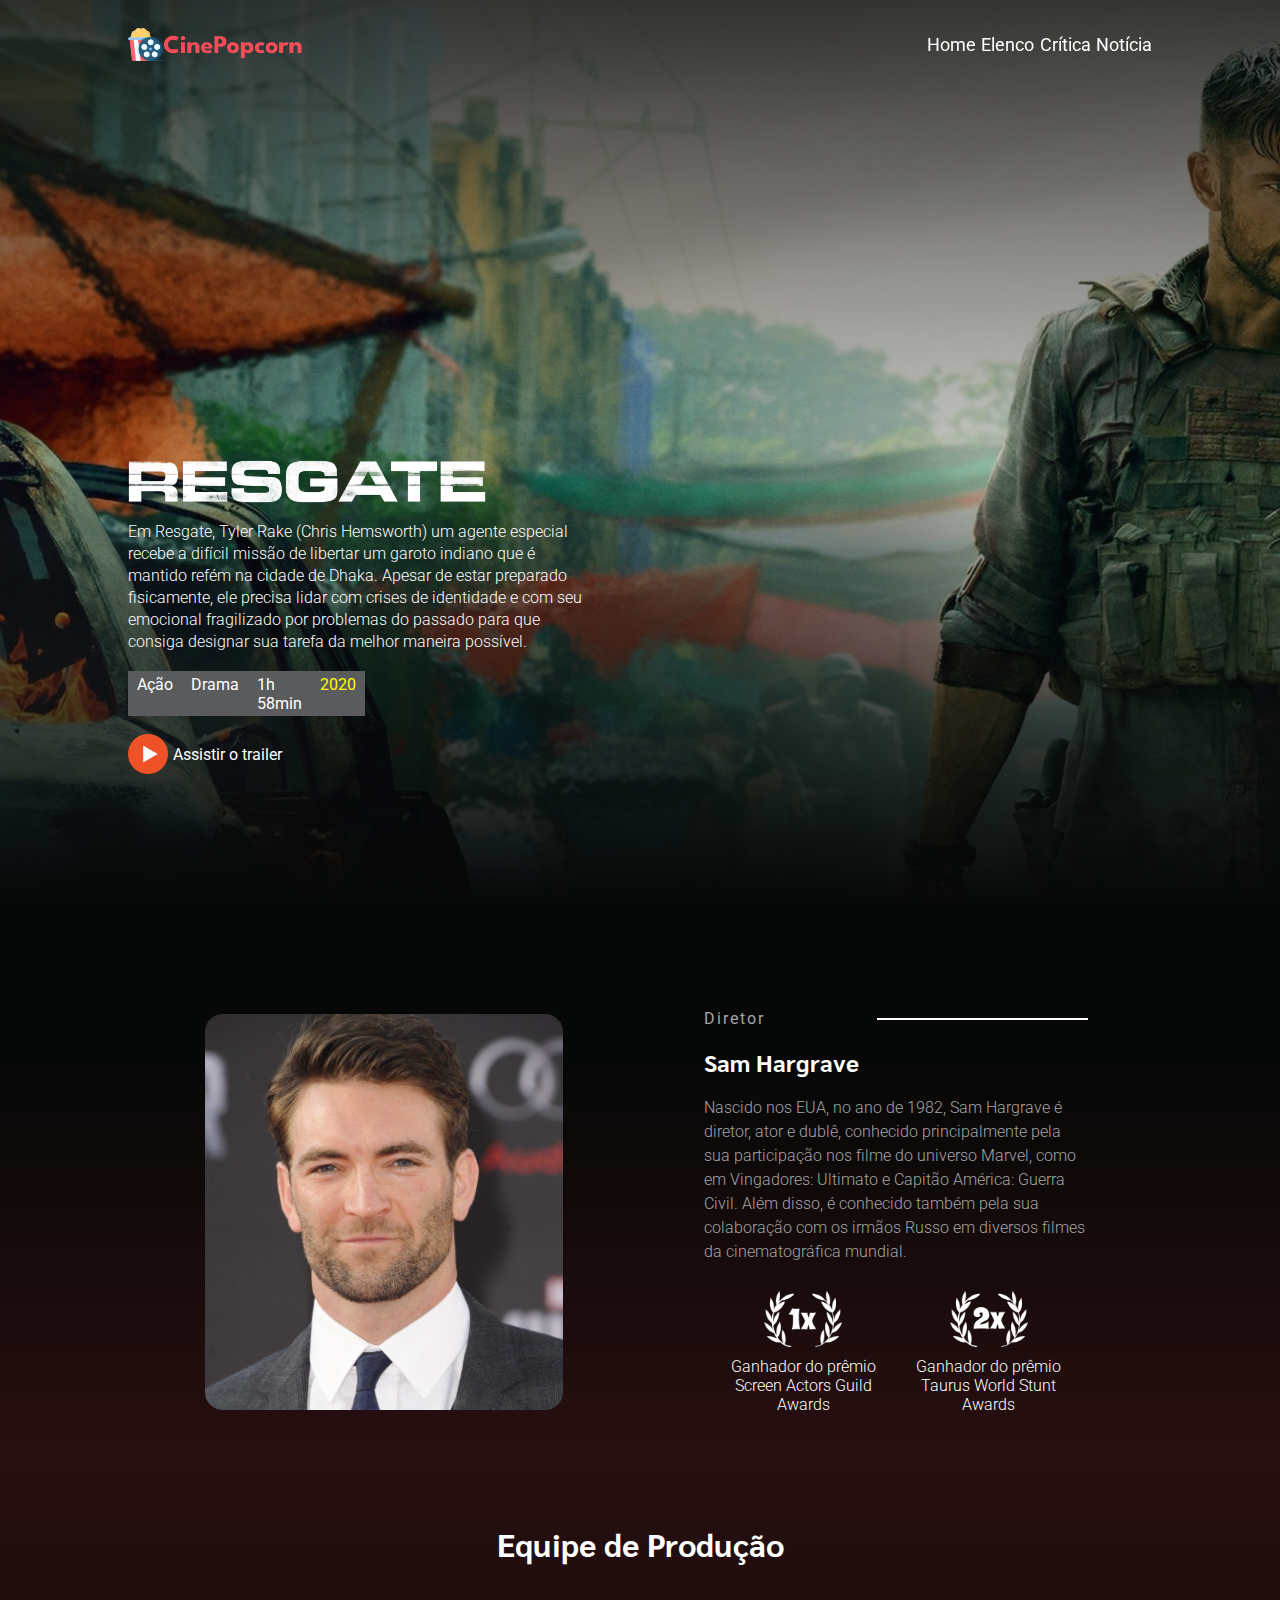
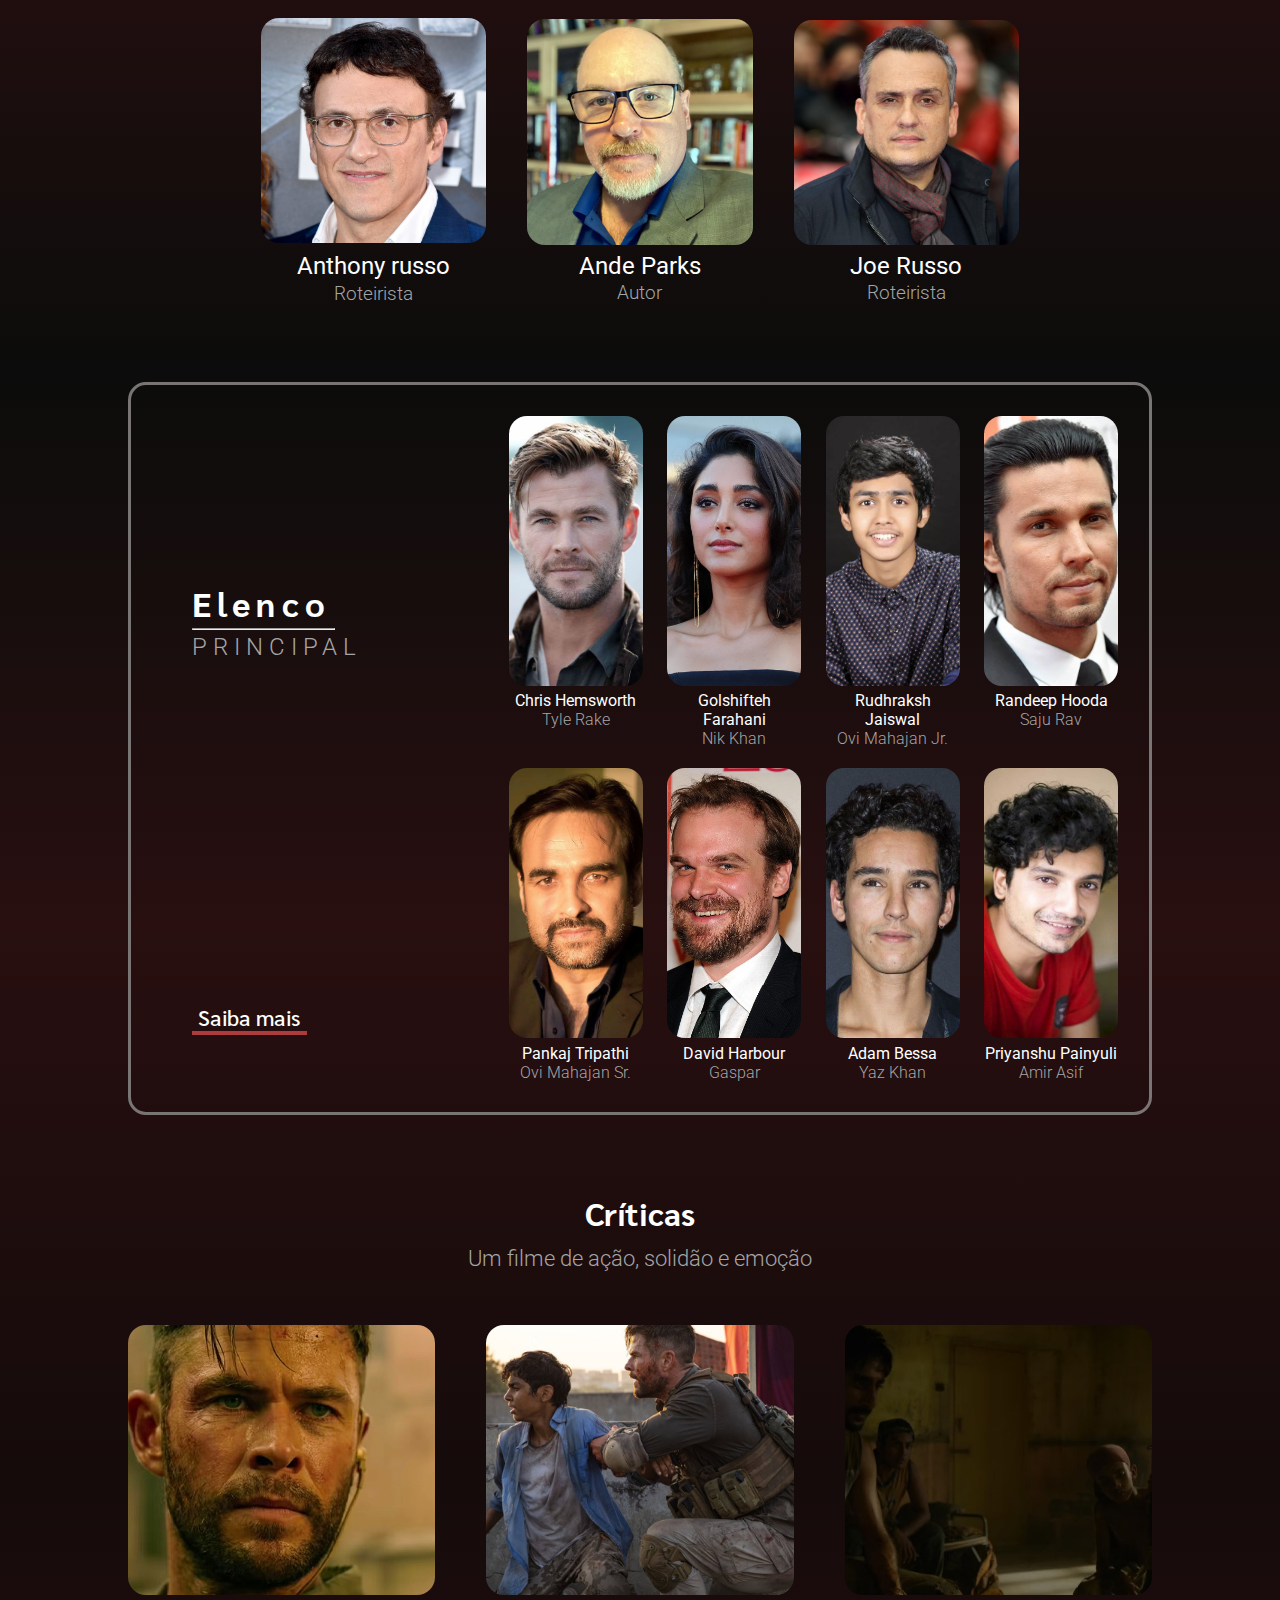
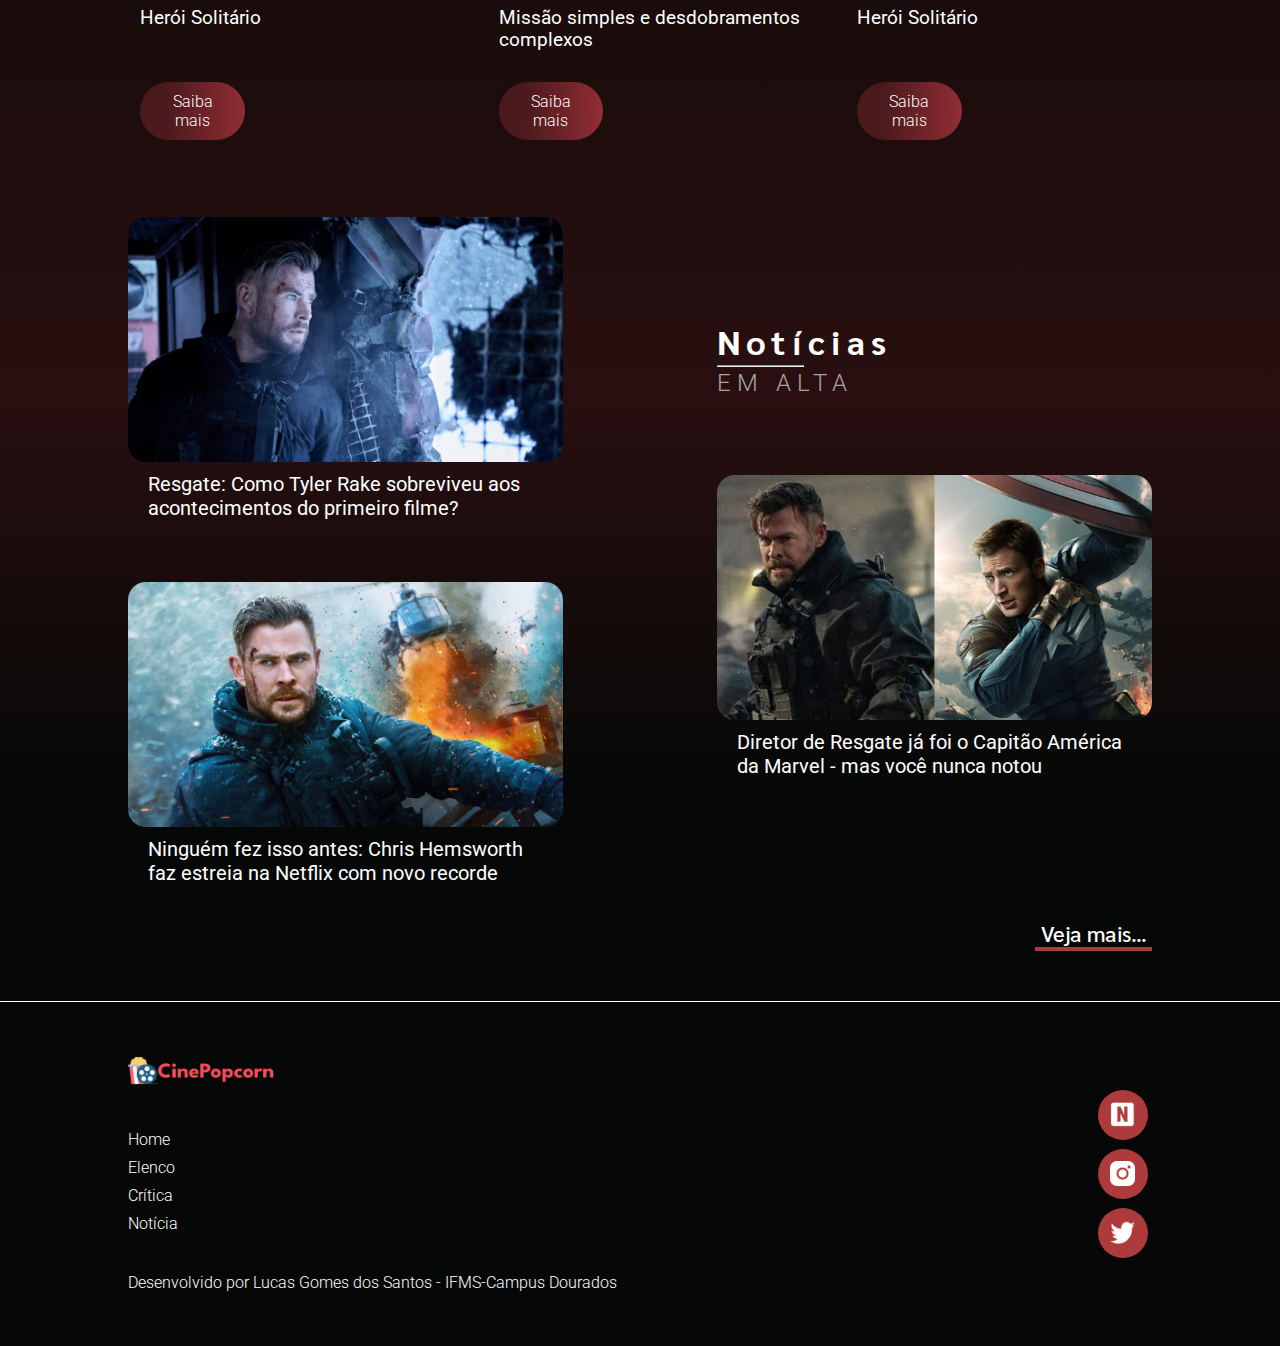
<file: index.html>
<!DOCTYPE html>
<html lang="pt-br">

<head>
    <title>Resgate - Home</title>
    <link rel="icon" href="img/icon.png">
    <meta charset="UTF-8">
    <meta name="viewport" content="width=device-width, initial-scale=1.0">
    <link rel="stylesheet" type="text/css" href="css/style.css">
</head>

<body>

    <div class="background-02">

        <header>

            <nav>

                <div class="logo-site">
                    <img src="img/logo-site.png" alt="Logo do site">
                </div>

                <div class="menu">

                    <a href="index.html">Home</a>
                    <a href="elenco.html">Elenco</a>
                    <a href="critica.html">Crítica</a>
                    <a href="noticia.html">Notícia</a>

                </div>

            </nav>

        </header>

        <main>

            <section class="banner">

                <div class="container-banner-info">

                    <div class="banner-info">

                        <div class="logo-filme-img">
                            <img src="img/logo-filme.png" alt="Logo do Filme Resgate">
                        </div>

                        <div class="sinopse">
                            <p>Em Resgate, Tyler Rake (Chris Hemsworth) um agente especial recebe a difícil missão de
                                libertar um garoto indiano que é mantido refém na cidade de Dhaka. Apesar de estar
                                preparado fisicamente, ele precisa lidar com crises de identidade e com seu emocional
                                fragilizado por problemas do passado para que consiga designar sua tarefa da melhor
                                maneira possível. </p>
                        </div>

                        <div class="categorias">
                            <p>Ação</p>
                            <p>Drama</p>
                            <p>1h 58min</p>
                            <p><span>2020</span></p>
                        </div>

                        <div class="trailer">
                            <a href="https://www.youtube.com/watch?v=GMKKq_bYd0E&t=5s&pp=ygUHcmVzZ2F0ZQ%3D%3D"
                                target="_blank">
                                <img src="img/btn-trailer.png" alt="Botão de play do trailer do filme Resgate">
                                <p>Assistir o trailer</p>
                            </a>
                        </div>

                    </div>

                </div>

            </section>

            <div class="background-03">

                <section class="section-diretor">

                    <div class="fundo-aba-diretor">

                        <div class="diretor-img">
                            <img src="img/diretor.jpg" alt="Foto de Sam Hargrave">
                        </div>

                        <div class="diretor-item-conteudo">

                            <div class="elenco-item-subtitulo">
                                <h3>Diretor</h3>
                                <div class="linha">
                                    <hr>
                                    </hr>
                                </div>
                            </div>

                            <div class="elenco-item-titulo">
                                <h2>Sam Hargrave</h2>
                            </div>

                            <div class="elenco-item-texto">
                                <p>Nascido nos EUA, no ano de 1982, Sam Hargrave é diretor, ator e dublê, conhecido
                                    principalmente pela sua participação nos filme do universo Marvel, como em
                                    Vingadores:
                                    Ultimato e Capitão América: Guerra Civil. Além disso, é conhecido também pela sua
                                    colaboração com os irmãos Russo em diversos filmes da cinematográfica mundial.
                                </p>
                            </div>

                            <div class="premios-diretor">

                                <div class="premio-item">
                                    <img src="img/premio1.png" alt="Símbolo do prêmio">
                                    <p>Ganhador do prêmio Screen Actors Guild Awards</p>
                                </div>

                                <div class="premio-item">
                                    <img src="img/premio2.png" alt="Símbolo do prêmio">
                                    <p>Ganhador do prêmio Taurus World Stunt Awards</p>
                                </div>

                            </div>

                        </div>

                    </div>

                </section>

                <section class="producao">

                    <div class="fundo-aba-producao">

                        <div class="titulo-pagina">
                            <h1>Equipe de Produção</h1>
                        </div>

                        <div class="producao-item">

                            <div class="producao-item-img">
                                <img src="img/anthony-russo.png" alt="Foto de Anthony Russo">
                            </div>

                            <div class="producao-item-texto">
                                <h2>Anthony russo</h2>
                                <h3>Roteirista</h3>
                            </div>

                        </div>

                        <div class="producao-item">

                            <div class="producao-item-img">
                                <img src="img/ande-parks.png" alt="Foto de Ande Parks">
                            </div>

                            <div class="producao-item-texto">
                                <h2>Ande Parks</h2>
                                <h3>Autor</h3>
                            </div>

                        </div>

                        <div class="producao-item">

                            <div class="producao-item-img">
                                <img src="img/joe-russo.png" alt="Foto de Joe Russo">
                            </div>

                            <div class="producao-item-texto">
                                <h2>Joe Russo</h2>
                                <h3>Roteirista</h3>
                            </div>

                        </div>

                    </div>

                </section>

                <section class="aba-elenco">

                    <div class="fundo-aba-elenco">

                        <div class="aba-elenco-texto">
                            <div class="aba-elenco-titulo">
                                <h1>Elenco</h1>
                                <hr>
                                </hr>
                                <h2>PRINCIPAL</h2>
                            </div>

                            <div class="aba-elenco-veja-mais">
                                <a href="elenco.html">Saiba mais</a>
                            </div>
                        </div>

                        <div class="aba-elenco-img">

                            <div class="aba-elenco-item">
                                <div class="elenco-img-item">
                                    <img src="img/elenco1.jpeg" alt="Foto de Chris Hemsworth">
                                </div>

                                <div class="img-item-texto">
                                    <a href="elenco.html">Chris Hemsworth</a>
                                    <h4>Tyle Rake</h4>
                                </div>
                            </div>

                            <div class="aba-elenco-item">
                                <div class="elenco-img-item">
                                    <img src="img/elenco2.jpg" alt="Foto de Golshifteh Farahani">
                                </div>

                                <div class="img-item-texto">
                                    <a href="elenco.html">Golshifteh Farahani</a>
                                    <h4>Nik Khan</h4>
                                </div>
                            </div>

                            <div class="aba-elenco-item">
                                <div class="elenco-img-item">
                                    <img src="img/elenco3.jpeg" alt="Foto de Rudhraksh Jaiswal">
                                </div>

                                <div class="img-item-texto">
                                    <a href="elenco.html">Rudhraksh Jaiswal</a>
                                    <h4>Ovi Mahajan Jr.</h4>
                                </div>
                            </div>

                            <div class="aba-elenco-item">
                                <div class="elenco-img-item">
                                    <img src="img/elenco4.jpeg" alt="Foto de Randeep Hooda">
                                </div>

                                <div class="img-item-texto">
                                    <a href="elenco.html">Randeep Hooda</a>
                                    <h4>Saju Rav</h4>
                                </div>
                            </div>

                            <div class="aba-elenco-item">
                                <div class="elenco-img-item">
                                    <img src="img/elenco5.jpeg" alt="Foto de Pankaj Tripathi">
                                </div>

                                <div class="img-item-texto">
                                    <a href="elenco.html">Pankaj Tripathi</a>
                                    <h4>Ovi Mahajan Sr.</h4>
                                </div>
                            </div>

                            <div class="aba-elenco-item">
                                <div class="elenco-img-item">
                                    <img src="img/elenco6.jpg" alt="Foto de David Harbour">
                                </div>

                                <div class="img-item-texto">
                                    <a href="elenco.html">David Harbour</a>
                                    <h4>Gaspar</h4>
                                </div>
                            </div>

                            <div class="aba-elenco-item">
                                <div class="elenco-img-item">
                                    <img src="img/elenco7.jpeg" alt="Foto de Adam Bessa">
                                </div>

                                <div class="img-item-texto">
                                    <a href="elenco.html">Adam Bessa</a>
                                    <h4>Yaz Khan</h4>
                                </div>
                            </div>

                            <div class="aba-elenco-item">
                                <div class="elenco-img-item">
                                    <img src="img/elenco8.jpg" alt="Foto de Priyanshu Painyuli">
                                </div>

                                <div class="img-item-texto">
                                    <a href="elenco.html">Priyanshu Painyuli</a>
                                    <h4>Amir Asif</h4>
                                </div>
                            </div>

                        </div>

                    </div>

                </section>

                <section class="aba-critica">

                    <div class="titulo-pagina">
                        <h1>Críticas</h1>
                        <p>Um filme de ação, solidão e emoção</p>
                    </div>

                    <div class="fundo-critica-conteudo">

                        <div class="critica-conteudo-elemento">
                            <div class="critica-conteudo-img">
                                <img src="img/critica1.png" alt="Banner da crítica">
                            </div>

                            <div class="critica-conteudo-texto">
                                <h3>Herói Solitário</h3>
                                <a href="critica.html">Saiba mais</a>
                            </div>
                        </div>

                        <div class="critica-conteudo-elemento">
                            <div class="critica-conteudo-img">
                                <img src="img/critica2.jpg" alt="Banner da crítica">
                            </div>

                            <div class="critica-conteudo-texto">
                                <h3>Missão simples e desdobramentos complexos</h3>
                                <a href="critica.html#critica02">Saiba mais</a>
                            </div>
                        </div>

                        <div class="critica-conteudo-elemento">
                            <div class="critica-conteudo-img">
                                <img src="img/critica3.jpg" alt="Banner da crítica">
                            </div>

                            <div class="critica-conteudo-texto">
                                <h3>Herói Solitário</h3>
                                <a href="critica.html#critica03">Saiba mais</a>
                            </div>
                        </div>

                    </div>

                </section>

                <section class="aba-noticia">

                    <div class="fundo-aba-noticia">

                        <div class="quadro-esquerdo">

                            <div class="noticia-home">
                                <div class="noticia-home-img">
                                    <img src="img/noticia01.jpg" alt="Banner da notícia">
                                </div>

                                <div class="noticia-home-titulo">
                                    <a href="noticia01.html">Resgate: Como Tyler Rake sobreviveu aos acontecimentos do primeiro filme?</a>
                                </div>
                            </div>

                            <div class="noticia-home">
                                <div class="noticia-home-img">
                                    <img src="img/noticia03.jpg" alt="Banner da notícia">
                                </div>

                                <div class="noticia-home-titulo">
                                    <a href="noticia03.html">Ninguém fez isso antes: Chris Hemsworth faz estreia na Netflix com novo recorde</a>
                                </div>
                            </div>

                        </div>

                        <div class="quadro-direito">

                            <div class="fundo-aba-noticia-titulo">
                                <div class="aba-noticia-titulo">
                                    <h1>Notícias</h1>
                                    <hr>
                                    </hr>
                                    <h2>EM ALTA</h2>
                                </div>
                            </div>

                            <div class="noticia-home">
                                <div class="noticia-home-img">
                                    <img src="img/noticia02.png" alt="Banner da notícia">
                                </div>

                                <div class="noticia-home-titulo">
                                    <a href="noticia02.html">Diretor de Resgate já foi o Capitão América da Marvel - mas você nunca notou</a>
                                </div>
                            </div>

                            <div class="fundo-aba-elenco-mais">
                                <div class="aba-elenco-veja-mais">
                                    <a href="noticia.html">Veja mais...</a>
                                </div>
                            </div>

                        </div>

                    </div>

                </section>

            </div>

        </main>

        <footer>

            <div class="parte-01-footer">

                <div class="logo-site-footer">
                    <img src="img/logo-site.png" alt="Logo do site">
                </div>

                <div class="menu-footer">

                    <a href="index.html">Home </a>
                    <a href="elenco.html">Elenco </a>
                    <a href="critica.html">Crítica</a>
                    <a href="noticia.html">Notícia</a>

                </div>

                <p>Desenvolvido por Lucas Gomes dos Santos - IFMS-Campus Dourados</p>

            </div>

            <div class="parte-02-footer">

                <div class="icones-footer">
                    <a href="https://www.bing.com/ck/a?!&&p=8324c8c38d4db357JmltdHM9MTcxNjg1NDQwMCZpZ3VpZD0wODBlMjc2NC0zNWU5LTZlZDgtMTllYi0zMzNiMzQxMjZmYjMmaW5zaWQ9NTM5Mw&ptn=3&ver=2&hsh=3&fclid=080e2764-35e9-6ed8-19eb-333b34126fb3&psq=resgate+filme&u=a1aHR0cHM6Ly93d3cubmV0ZmxpeC5jb20vYnIvdGl0bGUvODAyMzAzOTk&ntb=1"
                        target="_blank">
                        <img src="img/netflix-icon.png" alt="Icone da Netflix">
                    </a>
                    <a href="https://www.bing.com/ck/a?!&&p=9a996eaaac53a44aJmltdHM9MTcxNjg1NDQwMCZpZ3VpZD0wODBlMjc2NC0zNWU5LTZlZDgtMTllYi0zMzNiMzQxMjZmYjMmaW5zaWQ9NTE5Ng&ptn=3&ver=2&hsh=3&fclid=080e2764-35e9-6ed8-19eb-333b34126fb3&psq=instagram+netflix&u=a1aHR0cHM6Ly93d3cuaW5zdGFncmFtLmNvbS9uZXRmbGl4YnJhc2lsLw&ntb=1"
                        target="_blank">
                        <img src="img/instagram-icon.png" alt="Icone do Instagram">
                    </a>
                    <a href="https://www.bing.com/ck/a?!&&p=2eff55264993f661JmltdHM9MTcxNjg1NDQwMCZpZ3VpZD0wODBlMjc2NC0zNWU5LTZlZDgtMTllYi0zMzNiMzQxMjZmYjMmaW5zaWQ9NTE5MQ&ptn=3&ver=2&hsh=3&fclid=080e2764-35e9-6ed8-19eb-333b34126fb3&psq=twitter+netflix&u=a1aHR0cHM6Ly90d2l0dGVyLmNvbS9OZXRmbGl4QnJhc2ls&ntb=1"
                        target="_blank">
                        <img src="img/twitter-icon.png" alt="Icone do Twitter">
                    </a>
                </div>

            </div>

        </footer>

    </div>

    <script type="text/javascript" src="js/menufixo.js"></script>

</body>
</file>
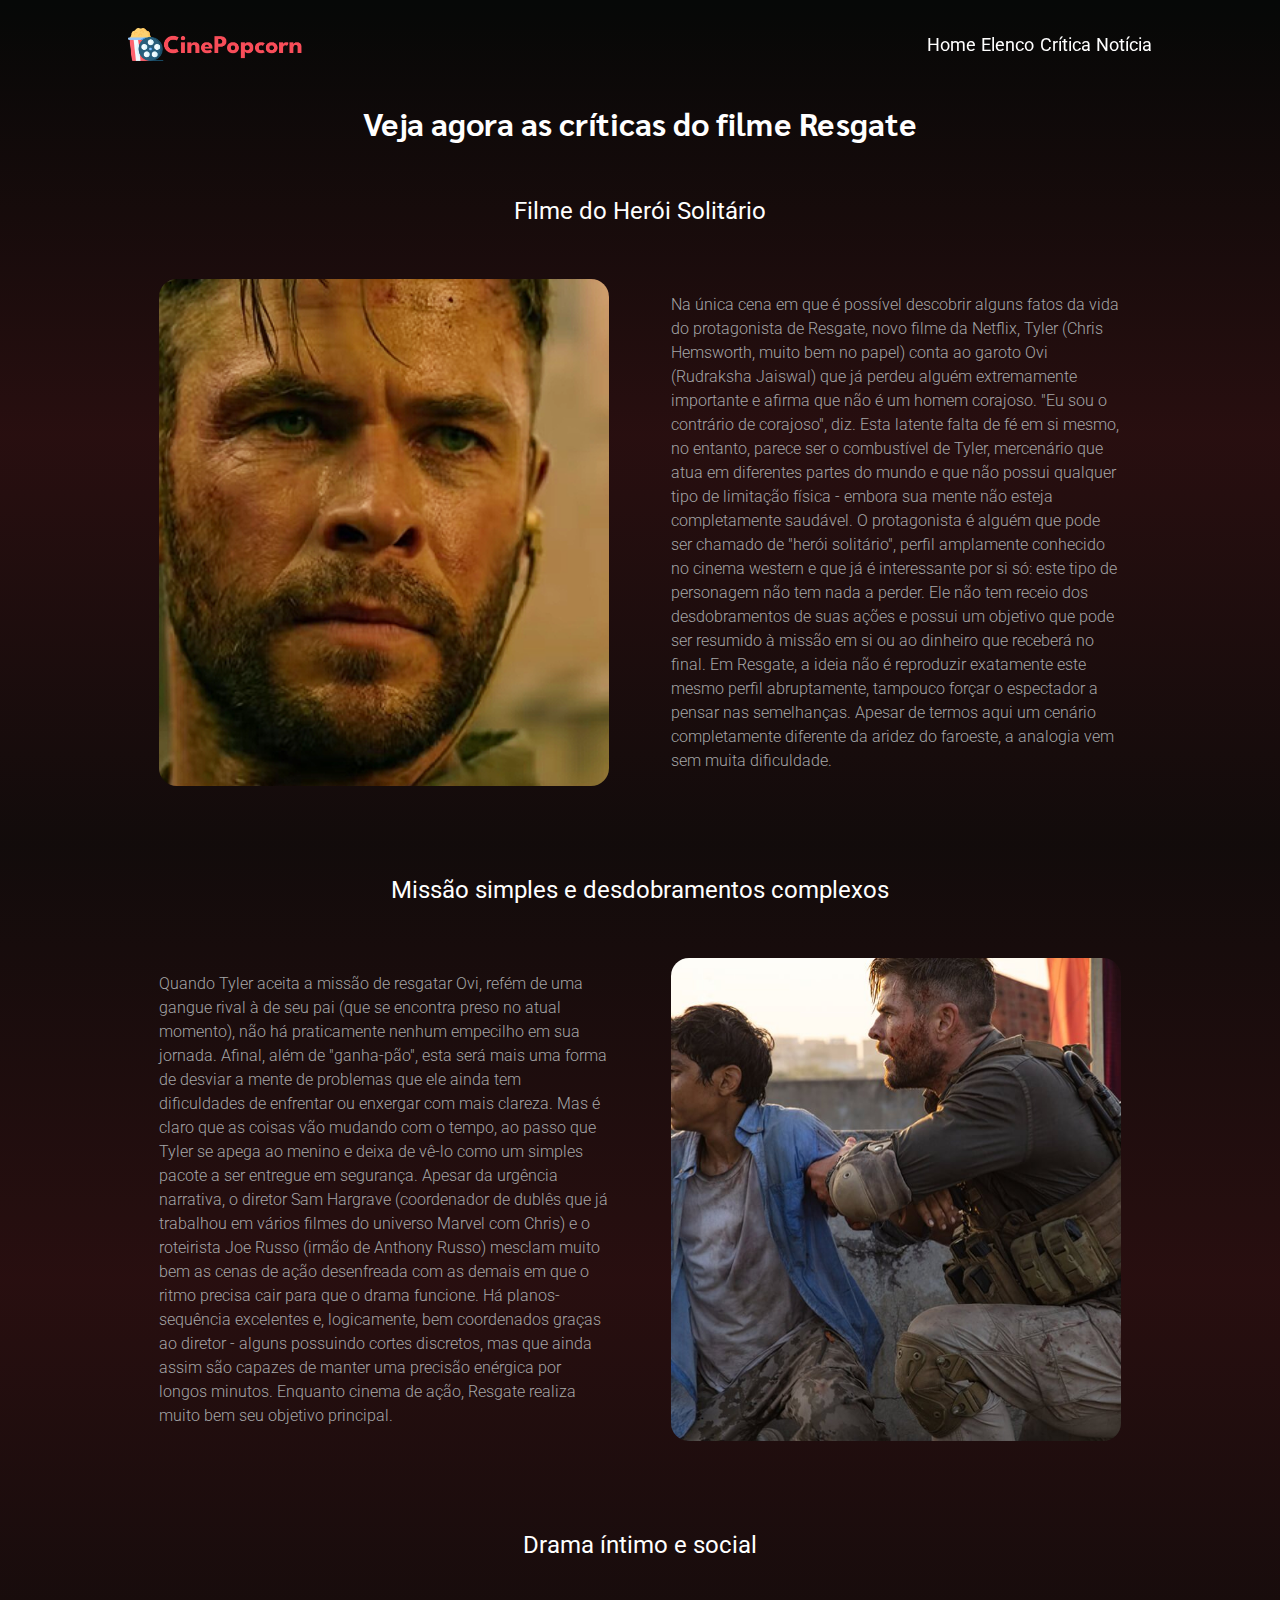
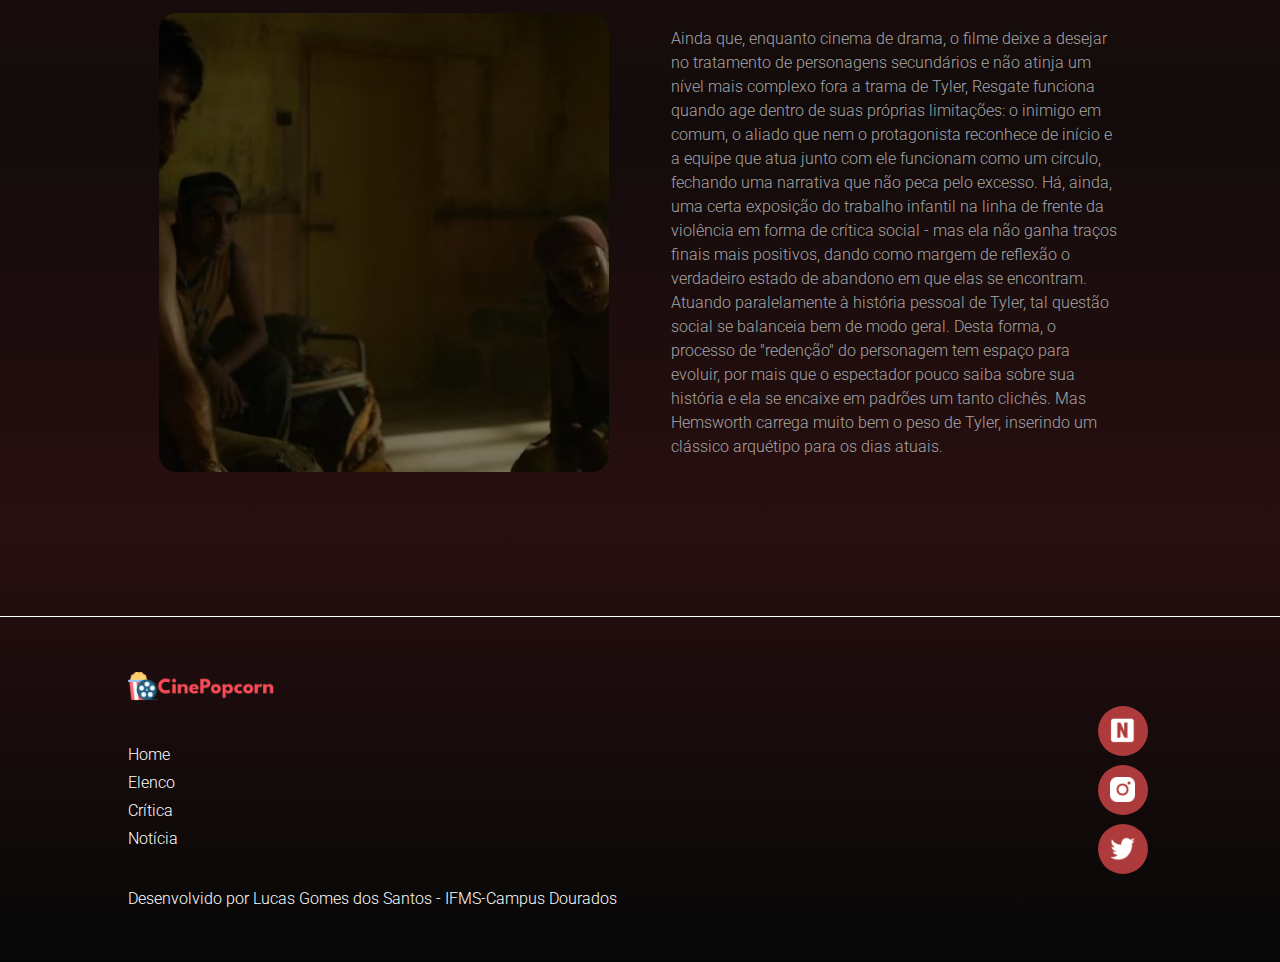
<file: critica.html>
<!DOCTYPE html>
<html lang="pt-br">

<head>
    <title>Resgate - Crítica</title>
    <link rel="icon" href="img/icon.png">
    <meta charset="UTF-8">
    <meta name="viewport" content="width=device-width, initial-scale=1.0">
    <link rel="stylesheet" type="text/css" href="css/style.css">
</head>

<body>

    <div class="background">

        <header>

            <nav>

                <div class="logo-site">
                    <img src="img/logo-site.png" alt="Logo do site">
                </div>

                <div class="menu">

                    <a href="index.html">Home</a>
                    <a href="elenco.html">Elenco</a>
                    <a href="critica.html">Crítica</a>
                    <a href="noticia.html">Notícia</a>

                </div>

            </nav>

        </header>

        <main>

            <section class="pagina-criticas">

                <div class="titulo-pagina">
                    <h1>Veja agora as críticas do filme Resgate</h1>
                </div>

                <div class="container-critica">

                    <div class="critica-item">

                        <div class="critica-item-titulo">
                            <h2>Filme do Herói Solitário</h2>
                        </div>

                        <div class="critica-item-img">
                            <img src="img/critica1.png" alt="Banner Crítica">
                        </div>

                        <div class="critica-item-conteudo">
                            <p>Na única cena em que é possível descobrir alguns fatos da vida do protagonista de
                                Resgate, novo filme da Netflix, Tyler (Chris Hemsworth, muito bem no papel) conta ao
                                garoto Ovi (Rudraksha Jaiswal) que já perdeu alguém extremamente importante e afirma que
                                não é um homem corajoso. "Eu sou o contrário de corajoso", diz. Esta latente falta de fé
                                em si mesmo, no entanto, parece ser o combustível de Tyler, mercenário que atua em
                                diferentes partes do mundo e que não possui qualquer tipo de limitação física - embora
                                sua mente não esteja completamente saudável. O protagonista é alguém que pode ser
                                chamado de "herói solitário", perfil amplamente conhecido no cinema western e que já é
                                interessante por si só: este tipo de personagem não tem nada a perder. Ele não tem
                                receio dos desdobramentos de suas ações e possui um objetivo que pode ser resumido à
                                missão em si ou ao dinheiro que receberá no final. Em Resgate, a ideia não é reproduzir
                                exatamente este mesmo perfil abruptamente, tampouco forçar o espectador a pensar nas
                                semelhanças. Apesar de termos aqui um cenário completamente diferente da aridez do
                                faroeste, a analogia vem sem muita dificuldade.
                            </p>
                        </div>
                        
                    </div>
                    
                    <div class="critica-item" id="critica02">

                        <div class="critica-item-titulo">
                            <h2>Missão simples e desdobramentos complexos</h2>
                        </div>
                        
                        <div class="critica-item-conteudo">
                            <p>Quando Tyler aceita a missão de resgatar Ovi, refém de uma gangue rival à de seu pai
                                (que se encontra preso no atual momento), não há praticamente nenhum empecilho em
                                sua jornada. Afinal, além de "ganha-pão", esta será mais uma forma de desviar a
                                mente de problemas que ele ainda tem dificuldades de enfrentar ou enxergar com mais
                                clareza. Mas é claro que as coisas vão mudando com o tempo, ao passo que Tyler se
                                apega ao menino e deixa de vê-lo como um simples pacote a ser entregue em segurança.
                                Apesar da urgência narrativa, o diretor Sam Hargrave (coordenador de dublês que já
                                trabalhou em vários filmes do universo Marvel com Chris) e o roteirista Joe Russo
                                (irmão de Anthony Russo) mesclam muito bem as cenas de ação desenfreada com as
                                demais em que o ritmo precisa cair para que o drama funcione. Há planos-sequência
                                excelentes e, logicamente, bem coordenados graças ao diretor - alguns possuindo
                                cortes discretos, mas que ainda assim são capazes de manter uma precisão enérgica
                                por longos minutos. Enquanto cinema de ação, Resgate realiza muito bem seu objetivo
                                principal.
                            </p>
                        </div>

                        <div class="critica-item-img">
                            <img src="img/critica2.jpg" alt="Banner Crítica">
                        </div>

                    </div>

                    <div class="critica-item" id="critica03">

                        <div class="critica-item-titulo">
                            <h2>Drama íntimo e social</h2>
                        </div>

                        <div class="critica-item-img">
                            <img src="img/critica3.jpg" alt="Banner Crítica">
                        </div>

                        <div class="critica-item-conteudo">
                            <p>Ainda que, enquanto cinema de drama, o filme deixe a desejar no tratamento de
                                personagens secundários e não atinja um nível mais complexo fora a trama de
                                Tyler, Resgate funciona quando age dentro de suas próprias limitações: o inimigo
                                em comum, o aliado que nem o protagonista reconhece de início e a equipe que
                                atua junto com ele funcionam como um círculo, fechando uma narrativa que não
                                peca pelo excesso. Há, ainda, uma certa exposição do trabalho infantil na linha
                                de frente da violência em forma de crítica social - mas ela não ganha traços
                                finais mais positivos, dando como margem de reflexão o verdadeiro estado de
                                abandono em que elas se encontram. Atuando paralelamente à história pessoal de
                                Tyler, tal questão social se balanceia bem de modo geral. Desta forma, o
                                processo de "redenção" do personagem tem espaço para evoluir, por mais que o
                                espectador pouco saiba sobre sua história e ela se encaixe em padrões um tanto
                                clichês. Mas Hemsworth carrega muito bem o peso de Tyler, inserindo um clássico
                                arquétipo para os dias atuais.
                            </p>
                        </div>

                    </div>

                </div>

            </section>

        </main>

        <footer>

            <div class="parte-01-footer">

                <div class="logo-site-footer">
                    <img src="img/logo-site.png" alt="Logo do site">
                </div>

                <div class="menu-footer">

                    <a href="index.html">Home </a>
                    <a href="elenco.html">Elenco </a>
                    <a href="critica.html">Crítica</a>
                    <a href="noticia.html">Notícia</a>

                </div>

                <p>Desenvolvido por Lucas Gomes dos Santos - IFMS-Campus Dourados</p>

            </div>

            <div class="parte-02-footer">

                <div class="icones-footer">
                    <a href="https://www.bing.com/ck/a?!&&p=8324c8c38d4db357JmltdHM9MTcxNjg1NDQwMCZpZ3VpZD0wODBlMjc2NC0zNWU5LTZlZDgtMTllYi0zMzNiMzQxMjZmYjMmaW5zaWQ9NTM5Mw&ptn=3&ver=2&hsh=3&fclid=080e2764-35e9-6ed8-19eb-333b34126fb3&psq=resgate+filme&u=a1aHR0cHM6Ly93d3cubmV0ZmxpeC5jb20vYnIvdGl0bGUvODAyMzAzOTk&ntb=1"
                        target="_blank">
                        <img src="img/netflix-icon.png" alt="Icone da Netflix">
                    </a>
                    <a href="https://www.bing.com/ck/a?!&&p=9a996eaaac53a44aJmltdHM9MTcxNjg1NDQwMCZpZ3VpZD0wODBlMjc2NC0zNWU5LTZlZDgtMTllYi0zMzNiMzQxMjZmYjMmaW5zaWQ9NTE5Ng&ptn=3&ver=2&hsh=3&fclid=080e2764-35e9-6ed8-19eb-333b34126fb3&psq=instagram+netflix&u=a1aHR0cHM6Ly93d3cuaW5zdGFncmFtLmNvbS9uZXRmbGl4YnJhc2lsLw&ntb=1"
                        target="_blank">
                        <img src="img/instagram-icon.png" alt="Icone do Instagram">
                    </a>
                    <a href="https://www.bing.com/ck/a?!&&p=2eff55264993f661JmltdHM9MTcxNjg1NDQwMCZpZ3VpZD0wODBlMjc2NC0zNWU5LTZlZDgtMTllYi0zMzNiMzQxMjZmYjMmaW5zaWQ9NTE5MQ&ptn=3&ver=2&hsh=3&fclid=080e2764-35e9-6ed8-19eb-333b34126fb3&psq=twitter+netflix&u=a1aHR0cHM6Ly90d2l0dGVyLmNvbS9OZXRmbGl4QnJhc2ls&ntb=1"
                        target="_blank">
                        <img src="img/twitter-icon.png" alt="Icone do Twitter">
                    </a>
                </div>

            </div>

        </footer>

    </div>

    <script type="text/javascript" src="js/menufixo.js"></script>

</body>
</file>
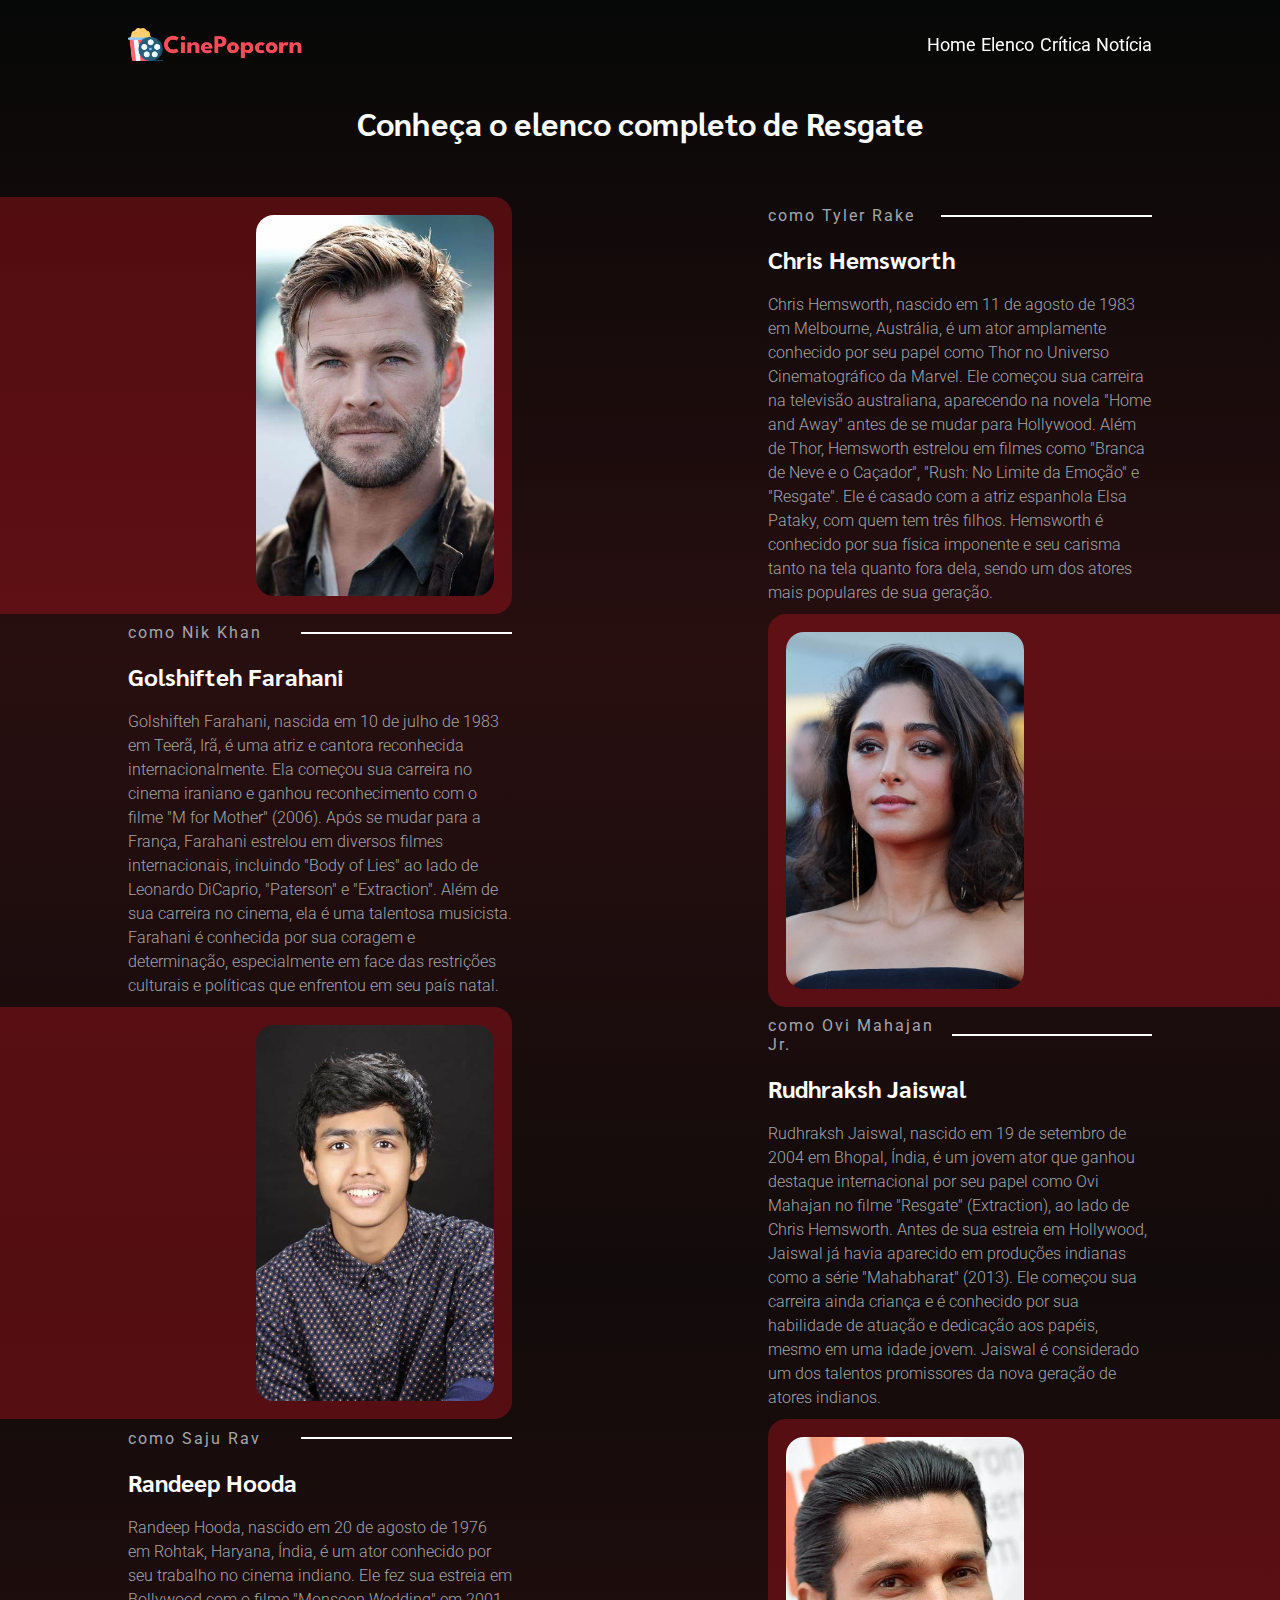
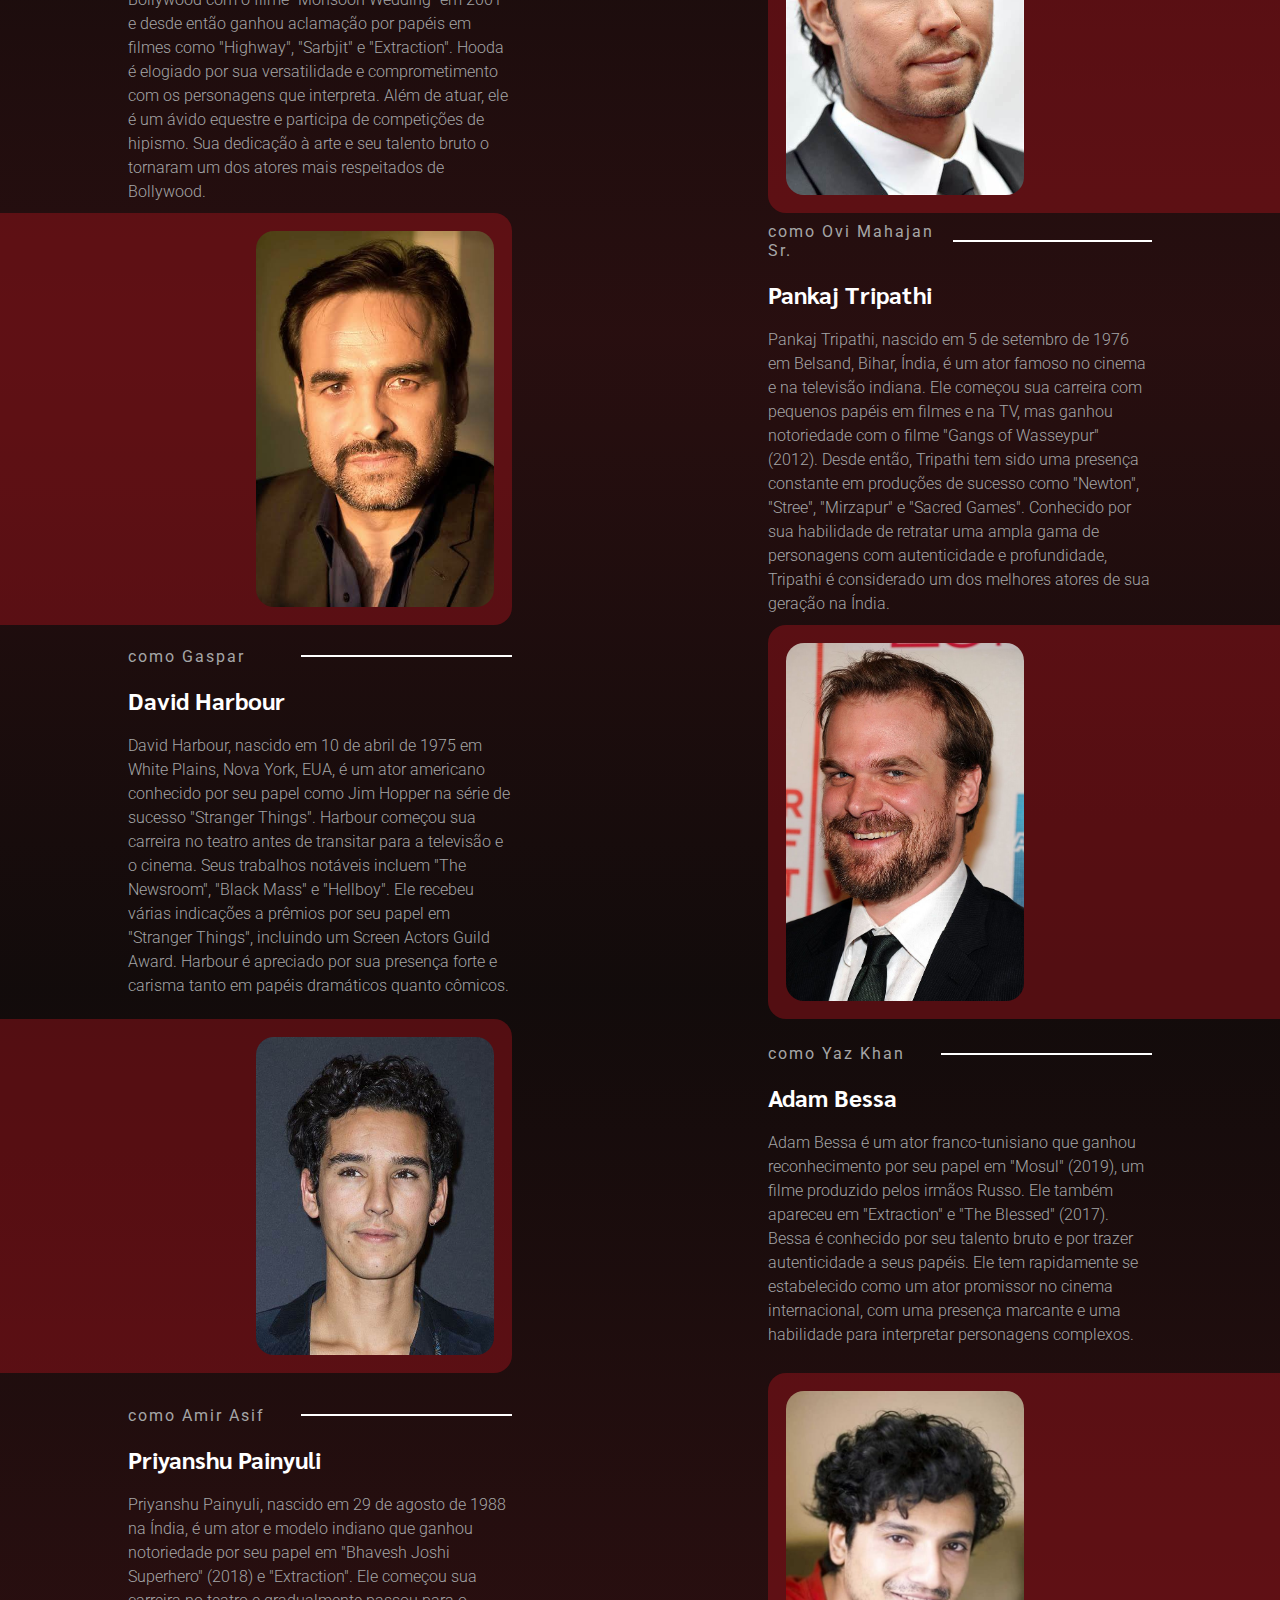
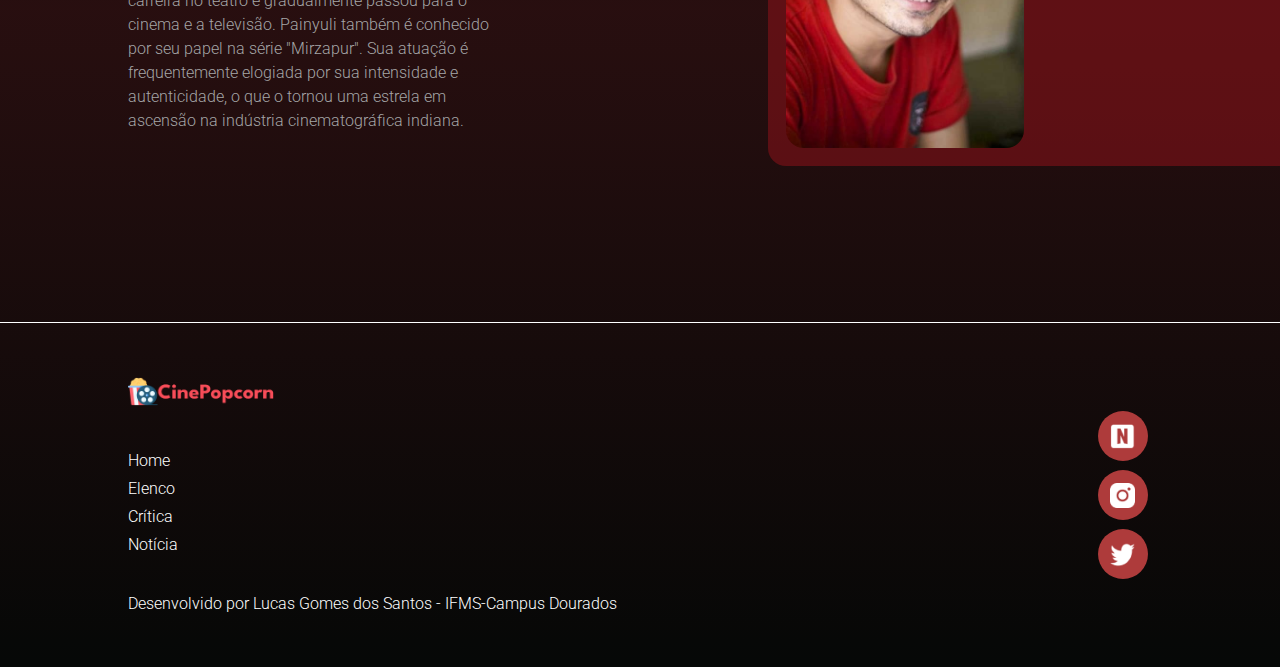
<file: elenco.html>
<!DOCTYPE html>
<html lang="pt-br">

<head>
    <title>Resgate - Elenco</title>
    <link rel="icon" href="img/icon.png">
    <meta charset="UTF-8">
    <meta name="viewport" content="width=device-width, initial-scale=1.0">
    <link rel="stylesheet" type="text/css" href="css/style.css">
</head>

<body>

    <div class="background">

        <header>

            <nav>

                <div class="logo-site">
                    <img src="img/logo-site.png" alt="Logo do site">
                </div>

                <div class="menu">

                    <a href="index.html">Home</a>
                    <a href="elenco.html">Elenco</a>
                    <a href="critica.html">Crítica</a>
                    <a href="noticia.html">Notícia</a>

                </div>

            </nav>

        </header>

        <main>

            <section class="pagina-elenco">

                <div class="titulo-pagina">
                    <h1>Conheça o elenco completo de Resgate</h1>
                </div>

                <div class="container-elenco">

                    <div class="elenco-item">

                        <div class="elenco-item-img">
                            <img src="img/elenco1.jpeg" alt="Foto de Chris Hemsworth">
                        </div>

                        <div class="elenco-item-conteudo">

                            <div class="elenco-item-subtitulo">
                                <h3>como Tyler Rake</h3>
                                <div class="linha">
                                    <hr></hr>
                                </div>
                            </div>

                            <div class="elenco-item-titulo">
                                <h2>Chris Hemsworth</h2>
                            </div>

                            <div class="elenco-item-texto">
                                <p>Chris Hemsworth, nascido em 11 de agosto de 1983 em Melbourne, Austrália, é um ator
                                    amplamente conhecido por seu papel como Thor no Universo Cinematográfico da Marvel.
                                    Ele começou sua carreira na televisão australiana, aparecendo na novela "Home and
                                    Away" antes de se mudar para Hollywood. Além de Thor, Hemsworth estrelou em filmes
                                    como "Branca de Neve e o Caçador", "Rush: No Limite da Emoção" e "Resgate". Ele é
                                    casado com a atriz espanhola Elsa Pataky, com quem tem três filhos. Hemsworth é
                                    conhecido por sua física imponente e seu carisma tanto na tela quanto fora dela,
                                    sendo um dos atores mais populares de sua geração.
                                </p>
                            </div>

                        </div>

                    </div>

                    <div class="elenco-item">

                        <div class="elenco-item-conteudo-02">

                            <div class="elenco-item-subtitulo">
                                <h3>como Nik Khan</h3>
                                <div class="linha">
                                    <hr></hr>
                                </div>
                            </div>

                            <div class="elenco-item-titulo">
                                <h2>Golshifteh Farahani</h2>
                            </div>

                            <div class="elenco-item-texto">
                                <p>Golshifteh Farahani, nascida em 10 de julho de 1983 em Teerã, Irã, é uma atriz e
                                    cantora reconhecida internacionalmente. Ela começou sua carreira no cinema iraniano
                                    e ganhou reconhecimento com o filme "M for Mother" (2006). Após se mudar para a
                                    França, Farahani estrelou em diversos filmes internacionais, incluindo "Body of
                                    Lies" ao lado de Leonardo DiCaprio, "Paterson" e "Extraction". Além de sua carreira
                                    no cinema, ela é uma talentosa musicista. Farahani é conhecida por sua coragem e
                                    determinação, especialmente em face das restrições culturais e políticas que
                                    enfrentou em seu país natal.
                                </p>
                            </div>

                        </div>

                        <div class="elenco-item-img-02">
                            <img src="img/elenco2.jpg" alt="Foto de Golshifteh Farahani">
                        </div>

                    </div>

                    <div class="elenco-item">

                        <div class="elenco-item-img">
                            <img src="img/elenco3.jpeg" alt="Foto de Rudhraksh Jaiswal">
                        </div>

                        <div class="elenco-item-conteudo">

                            <div class="elenco-item-subtitulo">
                                <h3>como Ovi Mahajan Jr.</h3>
                                <div class="linha">
                                    <hr></hr>
                                </div>
                            </div>

                            <div class="elenco-item-titulo">
                                <h2>Rudhraksh Jaiswal</h2>
                            </div>

                            <div class="elenco-item-texto">
                                <p>Rudhraksh Jaiswal, nascido em 19 de setembro de 2004 em Bhopal, Índia, é um jovem
                                    ator que ganhou destaque internacional por seu papel como Ovi Mahajan no filme
                                    "Resgate" (Extraction), ao lado de Chris Hemsworth. Antes de sua estreia em
                                    Hollywood, Jaiswal já havia aparecido em produções indianas como a série
                                    "Mahabharat" (2013). Ele começou sua carreira ainda criança e é conhecido por sua
                                    habilidade de atuação e dedicação aos papéis, mesmo em uma idade jovem. Jaiswal é
                                    considerado um dos talentos promissores da nova geração de atores indianos.
                                </p>
                            </div>

                        </div>

                    </div>

                    <div class="elenco-item">

                        <div class="elenco-item-conteudo-02">

                            <div class="elenco-item-subtitulo">
                                <h3>como Saju Rav</h3>
                                <div class="linha">
                                    <hr></hr>
                                </div>
                            </div>

                            <div class="elenco-item-titulo">
                                <h2>Randeep Hooda</h2>
                            </div>

                            <div class="elenco-item-texto">
                                <p>Randeep Hooda, nascido em 20 de agosto de 1976 em Rohtak, Haryana, Índia, é um ator
                                    conhecido por seu trabalho no cinema indiano. Ele fez sua estreia em Bollywood com o
                                    filme "Monsoon Wedding" em 2001 e desde então ganhou aclamação por papéis em filmes
                                    como "Highway", "Sarbjit" e "Extraction". Hooda é elogiado por sua versatilidade e
                                    comprometimento com os personagens que interpreta. Além de atuar, ele é um ávido
                                    equestre e participa de competições de hipismo. Sua dedicação à arte e seu talento
                                    bruto o tornaram um dos atores mais respeitados de Bollywood.
                                </p>
                            </div>

                        </div>

                        <div class="elenco-item-img-02">
                            <img src="img/elenco4.jpeg" alt="Foto de Randeep Hooda">
                        </div>

                    </div>

                    <div class="elenco-item">

                        <div class="elenco-item-img">
                            <img src="img/elenco5.jpeg" alt="Foto de Pankaj Tripathi">
                        </div>

                        <div class="elenco-item-conteudo">

                            <div class="elenco-item-subtitulo">
                                <h3>como Ovi Mahajan Sr.</h3>
                                <div class="linha">
                                    <hr></hr>
                                </div>
                            </div>

                            <div class="elenco-item-titulo">
                                <h2>Pankaj Tripathi</h2>
                            </div>

                            <div class="elenco-item-texto">
                                <p>Pankaj Tripathi, nascido em 5 de setembro de 1976 em Belsand, Bihar, Índia, é um ator
                                    famoso no cinema e na televisão indiana. Ele começou sua carreira com pequenos
                                    papéis em filmes e na TV, mas ganhou notoriedade com o filme "Gangs of Wasseypur"
                                    (2012). Desde então, Tripathi tem sido uma presença constante em produções de
                                    sucesso como "Newton", "Stree", "Mirzapur" e "Sacred Games". Conhecido por sua
                                    habilidade de retratar uma ampla gama de personagens com autenticidade e
                                    profundidade, Tripathi é considerado um dos melhores atores de sua geração na Índia.
                                </p>
                            </div>

                        </div>

                    </div>

                    <div class="elenco-item">

                        <div class="elenco-item-conteudo-02">

                            <div class="elenco-item-subtitulo">
                                <h3>como Gaspar</h3>
                                <div class="linha">
                                    <hr></hr>
                                </div>
                            </div>

                            <div class="elenco-item-titulo">
                                <h2>David Harbour</h2>
                            </div>

                            <div class="elenco-item-texto">
                                <p>David Harbour, nascido em 10 de abril de 1975 em White Plains, Nova York, EUA, é um
                                    ator americano conhecido por seu papel como Jim Hopper na série de sucesso "Stranger
                                    Things". Harbour começou sua carreira no teatro antes de transitar para a televisão
                                    e o cinema. Seus trabalhos notáveis incluem "The Newsroom", "Black Mass" e
                                    "Hellboy". Ele recebeu várias indicações a prêmios por seu papel em "Stranger
                                    Things", incluindo um Screen Actors Guild Award. Harbour é apreciado por sua
                                    presença forte e carisma tanto em papéis dramáticos quanto cômicos.
                                </p>
                            </div>

                        </div>

                        <div class="elenco-item-img-02">
                            <img src="img/elenco6.jpg" alt="Foto de David Harbour">
                        </div>

                    </div>

                    <div class="elenco-item">

                        <div class="elenco-item-img">
                            <img src="img/elenco7.jpeg" alt="Foto de Adam Bessa">
                        </div>

                        <div class="elenco-item-conteudo">

                            <div class="elenco-item-subtitulo">
                                <h3>como Yaz Khan</h3>
                                <div class="linha">
                                    <hr></hr>
                                </div>
                            </div>

                            <div class="elenco-item-titulo">
                                <h2>Adam Bessa</h2>
                            </div>

                            <div class="elenco-item-texto">
                                <p>Adam Bessa é um ator franco-tunisiano que ganhou reconhecimento por seu papel em
                                    "Mosul" (2019), um filme produzido pelos irmãos Russo. Ele também apareceu em
                                    "Extraction" e "The Blessed" (2017). Bessa é conhecido por seu talento bruto e por
                                    trazer autenticidade a seus papéis. Ele tem rapidamente se estabelecido como um ator
                                    promissor no cinema internacional, com uma presença marcante e uma habilidade para
                                    interpretar personagens complexos.
                                </p>
                            </div>

                        </div>

                    </div>

                    <div class="elenco-item">

                        <div class="elenco-item-conteudo-02">

                            <div class="elenco-item-subtitulo">
                                <h3>como Amir Asif</h3>
                                <div class="linha">
                                    <hr></hr>
                                </div>
                            </div>

                            <div class="elenco-item-titulo">
                                <h2>Priyanshu Painyuli</h2>
                            </div>

                            <div class="elenco-item-texto">
                                <p>Priyanshu Painyuli, nascido em 29 de agosto de 1988 na Índia, é um ator e modelo
                                    indiano que ganhou notoriedade por seu papel em "Bhavesh Joshi Superhero" (2018) e
                                    "Extraction". Ele começou sua carreira no teatro e gradualmente passou para o cinema
                                    e a televisão. Painyuli também é conhecido por seu papel na série "Mirzapur". Sua
                                    atuação é frequentemente elogiada por sua intensidade e autenticidade, o que o
                                    tornou uma estrela em ascensão na indústria cinematográfica indiana.
                                </p>
                            </div>

                        </div>

                        <div class="elenco-item-img-02">
                            <img src="img/elenco8.jpg" alt="Foto de Priyanshu Painyuli">
                        </div>

                    </div>

                </div>

            </section>

        </main>

        <footer>

            <div class="parte-01-footer">

                <div class="logo-site-footer">
                    <img src="img/logo-site.png" alt="Logo do site">
                </div>

                <div class="menu-footer">

                    <a href="index.html">Home </a>
                    <a href="elenco.html">Elenco </a>
                    <a href="critica.html">Crítica</a>
                    <a href="noticia.html">Notícia</a>

                </div>

                <p>Desenvolvido por Lucas Gomes dos Santos - IFMS-Campus Dourados</p>

            </div>

            <div class="parte-02-footer">

                <div class="icones-footer">
                    <a href="https://www.bing.com/ck/a?!&&p=8324c8c38d4db357JmltdHM9MTcxNjg1NDQwMCZpZ3VpZD0wODBlMjc2NC0zNWU5LTZlZDgtMTllYi0zMzNiMzQxMjZmYjMmaW5zaWQ9NTM5Mw&ptn=3&ver=2&hsh=3&fclid=080e2764-35e9-6ed8-19eb-333b34126fb3&psq=resgate+filme&u=a1aHR0cHM6Ly93d3cubmV0ZmxpeC5jb20vYnIvdGl0bGUvODAyMzAzOTk&ntb=1"
                        target="_blank">
                        <img src="img/netflix-icon.png" alt="Icone da Netflix">
                    </a>
                    <a href="https://www.bing.com/ck/a?!&&p=9a996eaaac53a44aJmltdHM9MTcxNjg1NDQwMCZpZ3VpZD0wODBlMjc2NC0zNWU5LTZlZDgtMTllYi0zMzNiMzQxMjZmYjMmaW5zaWQ9NTE5Ng&ptn=3&ver=2&hsh=3&fclid=080e2764-35e9-6ed8-19eb-333b34126fb3&psq=instagram+netflix&u=a1aHR0cHM6Ly93d3cuaW5zdGFncmFtLmNvbS9uZXRmbGl4YnJhc2lsLw&ntb=1"
                        target="_blank"> <img src="img/instagram-icon.png" alt="Icone do Instagram">
                    </a>
                    <a href="https://www.bing.com/ck/a?!&&p=2eff55264993f661JmltdHM9MTcxNjg1NDQwMCZpZ3VpZD0wODBlMjc2NC0zNWU5LTZlZDgtMTllYi0zMzNiMzQxMjZmYjMmaW5zaWQ9NTE5MQ&ptn=3&ver=2&hsh=3&fclid=080e2764-35e9-6ed8-19eb-333b34126fb3&psq=twitter+netflix&u=a1aHR0cHM6Ly90d2l0dGVyLmNvbS9OZXRmbGl4QnJhc2ls&ntb=1"
                        target="_blank"> <img src="img/twitter-icon.png" alt="Icone do Twitter">
                    </a>
                </div>

            </div>

        </footer>

    </div>

    <script type="text/javascript" src="js/menufixo.js"></script>
    
</body>
</file>
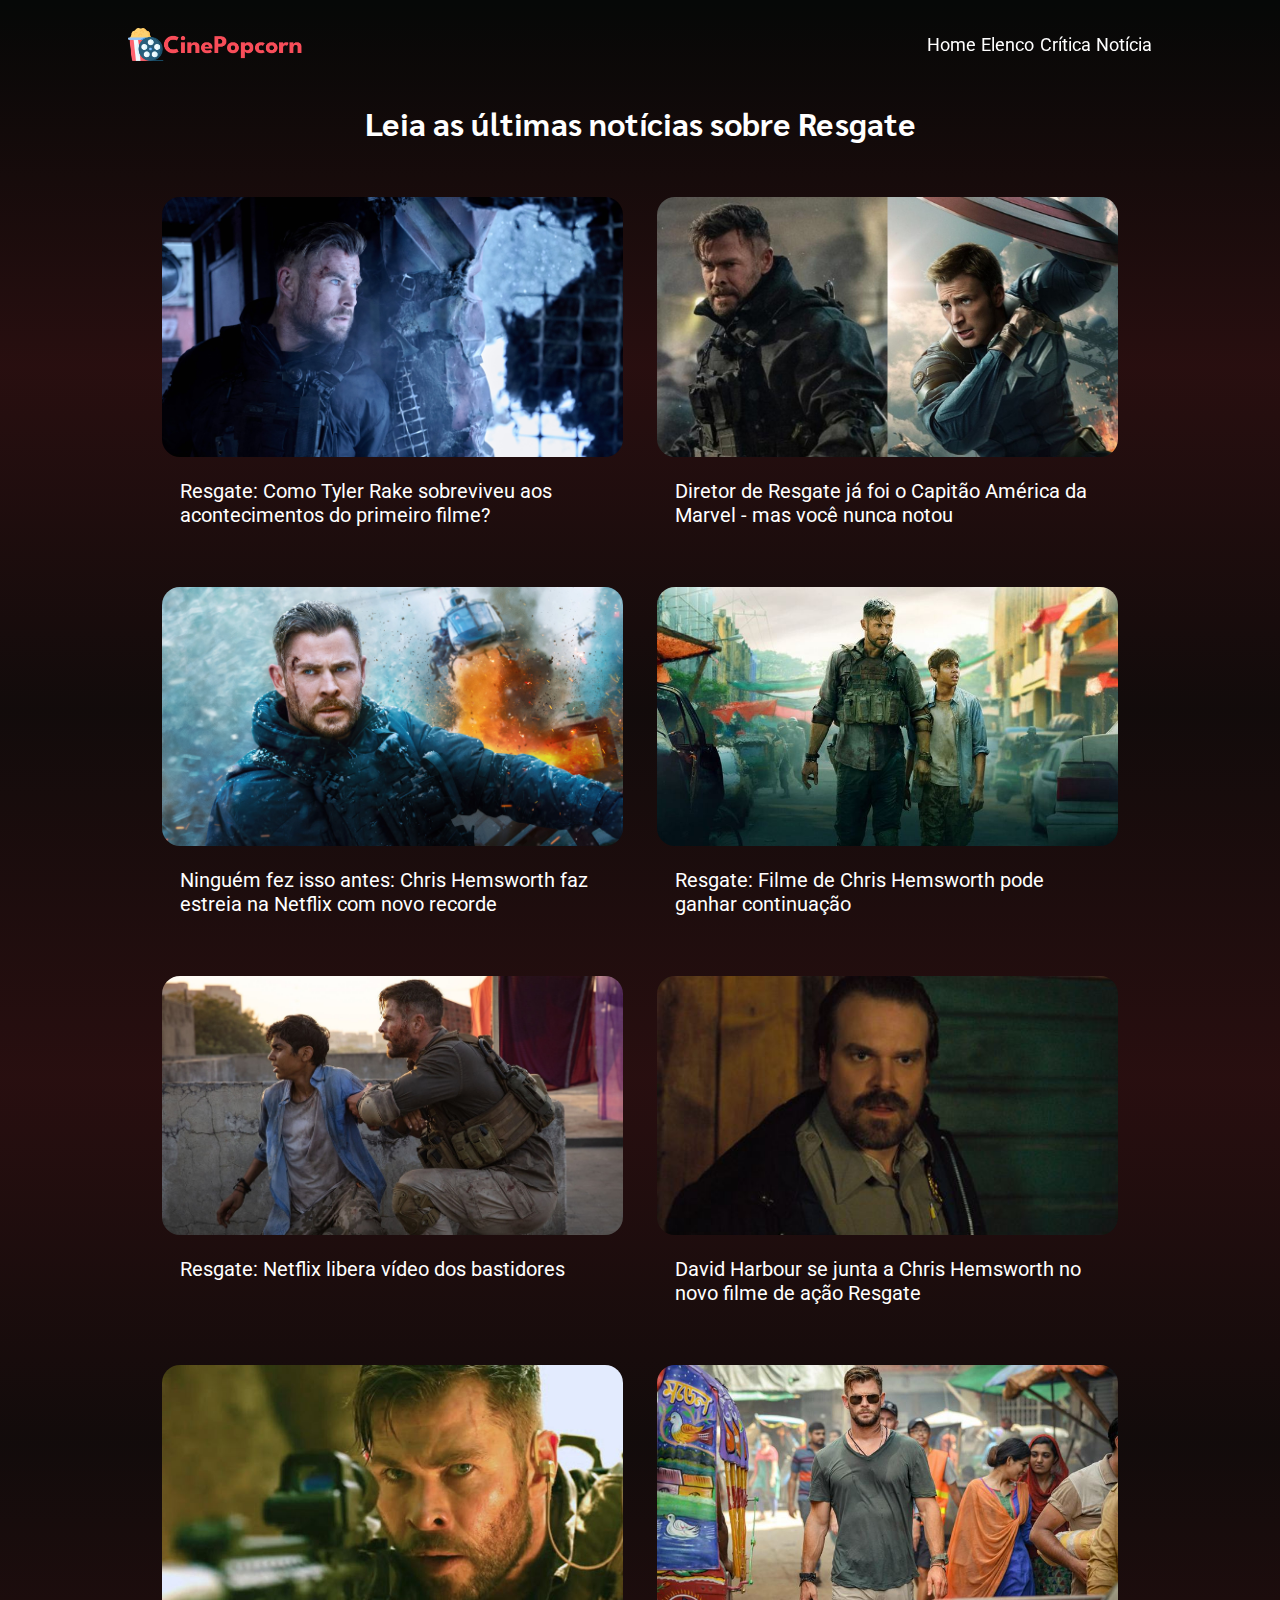
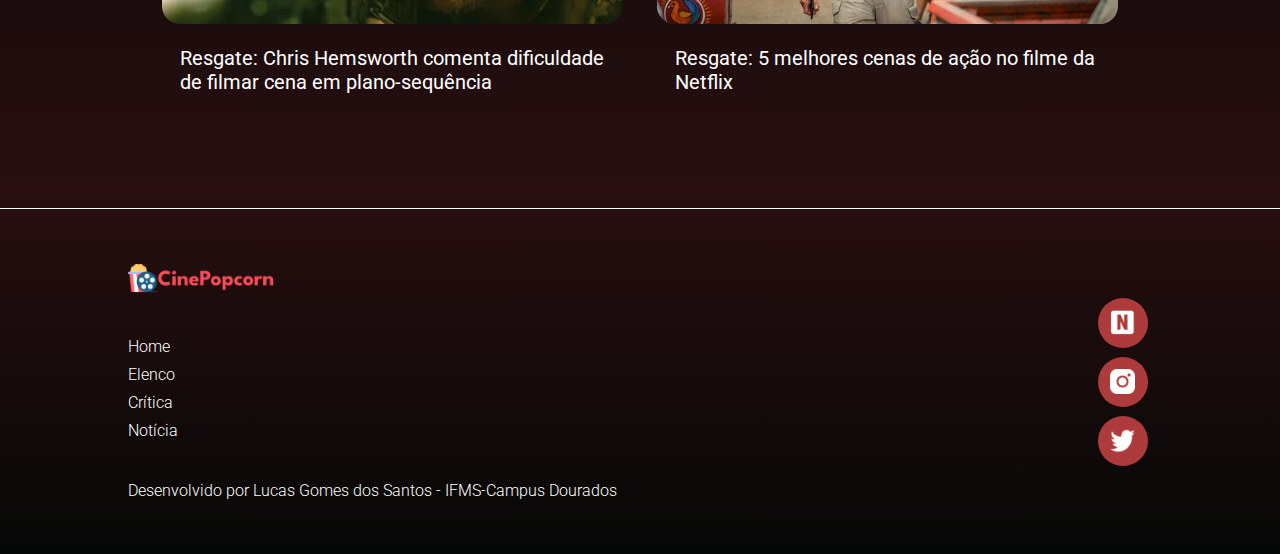
<file: noticia.html>
<!DOCTYPE html>
<html lang="pt-br">

<head>
    <title>Resgate - Notícia</title>
    <link rel="icon" href="img/icon.png">
    <meta charset="UTF-8">
    <meta name="viewport" content="width=device-width, initial-scale=1.0">
    <link rel="stylesheet" type="text/css" href="css/style.css">
</head>

<body>

    <div class="background">

        <header>

            <nav>

                <div class="logo-site">
                    <img src="img/logo-site.png" alt="Logo do site">
                </div>

                <div class="menu">

                    <a href="index.html">Home</a>
                    <a href="elenco.html">Elenco</a>
                    <a href="critica.html">Crítica</a>
                    <a href="noticia.html">Notícia</a>

                </div>

            </nav>

        </header>

        <main>

            <section class="pagina-noticias">

                <div class="titulo-pagina">
                    <h1>Leia as últimas notícias sobre Resgate</h1>
                </div>

                <div class="container-noticia">

                    <div class="noticia-item">

                        <div class="img-noticia-item">
                            <img src="img/noticia01.jpg" alt="Banner da notícia">
                        </div>

                        <div class="titulo-noticia-item">
                            <a href="noticia01.html">Resgate: Como Tyler Rake sobreviveu aos acontecimentos do primeiro
                                filme?</a>
                        </div>

                    </div>

                    <div class="noticia-item">

                        <div class="img-noticia-item">
                            <img src="img/noticia02.png" alt="Banner da notícia">
                        </div>

                        <div class="titulo-noticia-item">
                            <a href="noticia02.html">Diretor de Resgate já foi o Capitão América da Marvel - mas você
                                nunca notou</a>
                        </div>

                    </div>

                    <div class="noticia-item">

                        <div class="img-noticia-item">
                            <img src="img/noticia03.jpg" alt="Banner da notícia">
                        </div>

                        <div class="titulo-noticia-item">
                            <a href="noticia03.html">Ninguém fez isso antes: Chris Hemsworth faz estreia na Netflix com
                                novo recorde</a>
                        </div>

                    </div>

                    <div class="noticia-item">

                        <div class="img-noticia-item">
                            <img src="img/noticia04.png" alt="Banner da notícia">
                        </div>

                        <div class="titulo-noticia-item">
                            <a href="#">Resgate: Filme de Chris Hemsworth pode ganhar continuação</a>
                        </div>

                    </div>

                    <div class="noticia-item">

                        <div class="img-noticia-item">
                            <img src="img/noticia05.jpg" alt="Banner da notícia">
                        </div>

                        <div class="titulo-noticia-item">
                            <a href="#">Resgate: Netflix libera vídeo dos bastidores</a>
                        </div>

                    </div>

                    <div class="noticia-item">

                        <div class="img-noticia-item">
                            <img src="img/noticia06.png" alt="Banner da notícia">
                        </div>

                        <div class="titulo-noticia-item">
                            <a href="#">David Harbour se junta a Chris Hemsworth no novo filme de ação Resgate</a>
                        </div>

                    </div>

                    <div class="noticia-item">

                        <div class="img-noticia-item">
                            <img src="img/noticia07.png" alt="Banner da notícia">
                        </div>

                        <div class="titulo-noticia-item">
                            <a href="#">Resgate: Chris Hemsworth comenta dificuldade de filmar cena em
                                plano-sequência</a>
                        </div>

                    </div>

                    <div class="noticia-item">

                        <div class="img-noticia-item">
                            <img src="img/noticia08.png" alt="Banner da notícia">
                        </div>

                        <div class="titulo-noticia-item">
                            <a href="#">Resgate: 5 melhores cenas de ação no filme da Netflix</a>
                        </div>

                    </div>

                </div>

            </section>

        </main>

        <footer>

            <div class="parte-01-footer">

                <div class="logo-site-footer">
                    <img src="img/logo-site.png" alt="Logo do site">
                </div>

                <div class="menu-footer">

                    <a href="index.html">Home </a>
                    <a href="elenco.html">Elenco </a>
                    <a href="critica.html">Crítica</a>
                    <a href="noticia.html">Notícia</a>

                </div>

                <p>Desenvolvido por Lucas Gomes dos Santos - IFMS-Campus Dourados</p>

            </div>

            <div class="parte-02-footer">

                <div class="icones-footer">
                    <a href="https://www.bing.com/ck/a?!&&p=8324c8c38d4db357JmltdHM9MTcxNjg1NDQwMCZpZ3VpZD0wODBlMjc2NC0zNWU5LTZlZDgtMTllYi0zMzNiMzQxMjZmYjMmaW5zaWQ9NTM5Mw&ptn=3&ver=2&hsh=3&fclid=080e2764-35e9-6ed8-19eb-333b34126fb3&psq=resgate+filme&u=a1aHR0cHM6Ly93d3cubmV0ZmxpeC5jb20vYnIvdGl0bGUvODAyMzAzOTk&ntb=1"
                        target="_blank">
                        <img src="img/netflix-icon.png" alt="Icone da Netflix">
                    </a>
                    <a href="https://www.bing.com/ck/a?!&&p=9a996eaaac53a44aJmltdHM9MTcxNjg1NDQwMCZpZ3VpZD0wODBlMjc2NC0zNWU5LTZlZDgtMTllYi0zMzNiMzQxMjZmYjMmaW5zaWQ9NTE5Ng&ptn=3&ver=2&hsh=3&fclid=080e2764-35e9-6ed8-19eb-333b34126fb3&psq=instagram+netflix&u=a1aHR0cHM6Ly93d3cuaW5zdGFncmFtLmNvbS9uZXRmbGl4YnJhc2lsLw&ntb=1"
                        target="_blank">
                        <img src="img/instagram-icon.png" alt="Icone do Instagram">
                    </a>
                    <a href="https://www.bing.com/ck/a?!&&p=2eff55264993f661JmltdHM9MTcxNjg1NDQwMCZpZ3VpZD0wODBlMjc2NC0zNWU5LTZlZDgtMTllYi0zMzNiMzQxMjZmYjMmaW5zaWQ9NTE5MQ&ptn=3&ver=2&hsh=3&fclid=080e2764-35e9-6ed8-19eb-333b34126fb3&psq=twitter+netflix&u=a1aHR0cHM6Ly90d2l0dGVyLmNvbS9OZXRmbGl4QnJhc2ls&ntb=1"
                        target="_blank">
                        <img src="img/twitter-icon.png" alt="Icone do Twitter">
                    </a>
                </div>

            </div>

        </footer>

    </div>

    <script type="text/javascript" src="js/menufixo.js"></script>

</body>
</file>
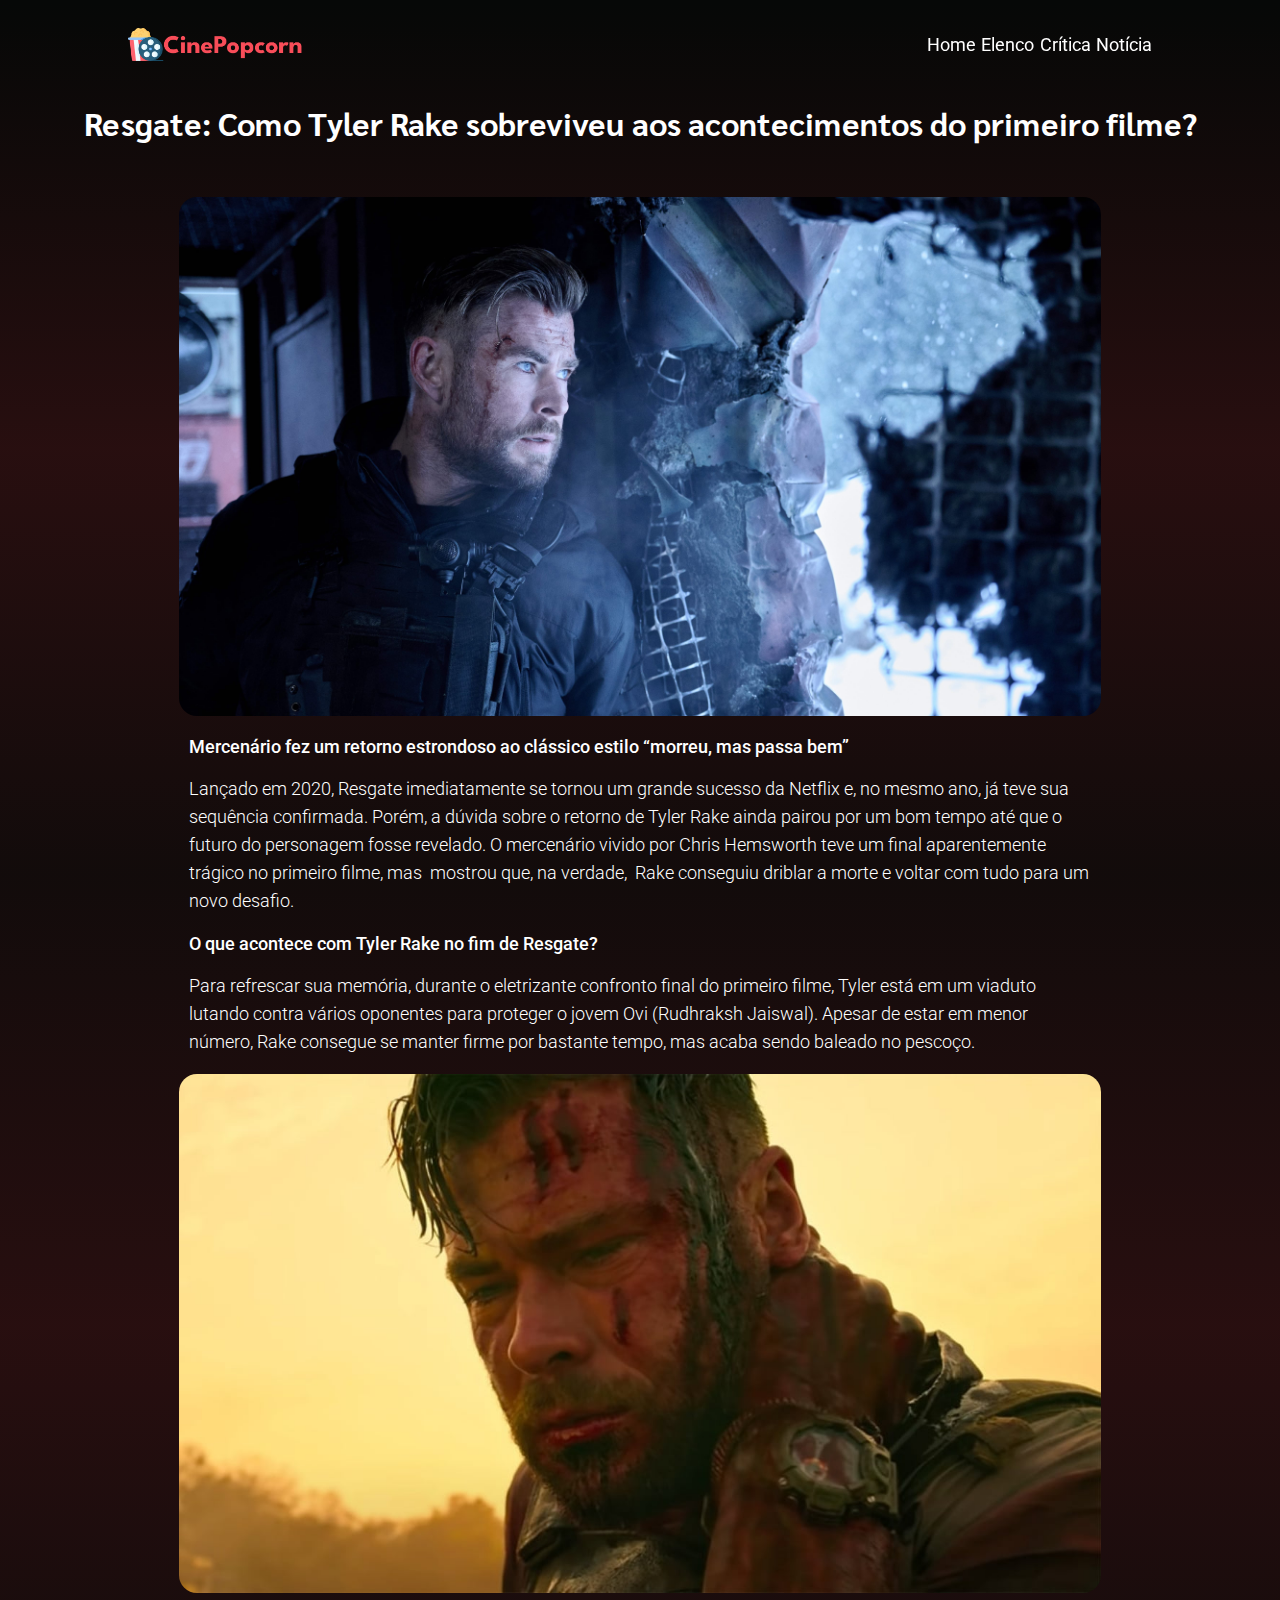
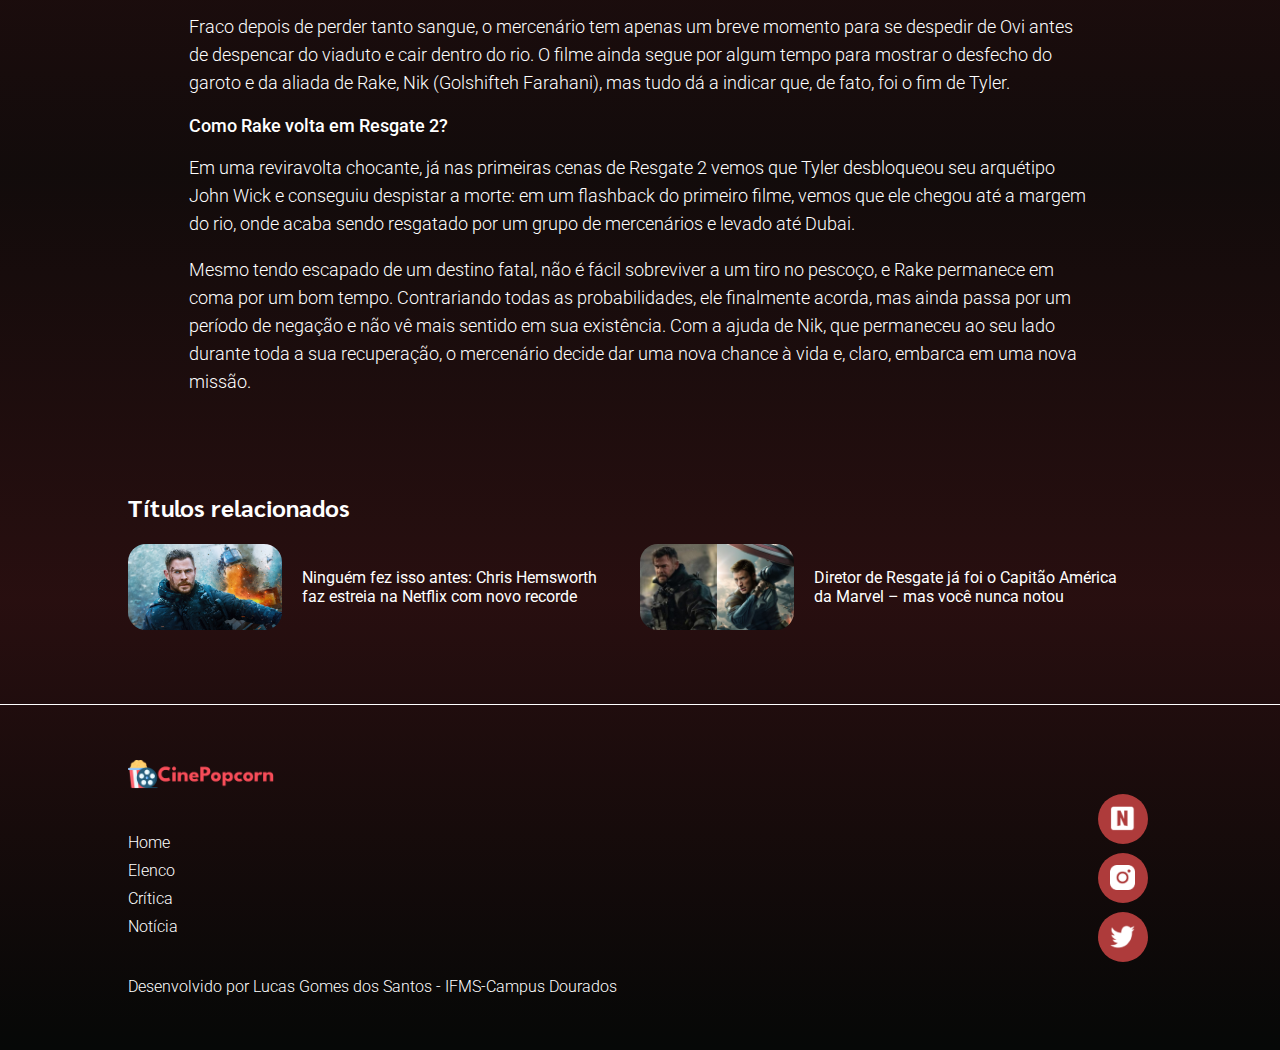
<file: noticia01.html>
<!DOCTYPE html>
<html lang="pt-br">

<head>
    <title>Resgate - Notícia</title>
    <link rel="icon" href="img/icon.png">
    <meta charset="UTF-8">
    <meta name="viewport" content="width=device-width, initial-scale=1.0">
    <link rel="stylesheet" type="text/css" href="css/style.css">
</head>

<body>

    <div class="background">

        <header>

            <nav>

                <div class="logo-site">
                    <img src="img/logo-site.png" alt="Logo do site">
                </div>

                <div class="menu">

                    <a href="index.html">Home</a>
                    <a href="elenco.html">Elenco</a>
                    <a href="critica.html">Crítica</a>
                    <a href="noticia.html">Notícia</a>

                </div>

            </nav>

        </header>

        <main>

            <section class="noticia-01">

                <div class="titulo-pagina">
                    <h1>Resgate: Como Tyler Rake sobreviveu aos acontecimentos do primeiro filme?</h1>
                </div>

                <div class="corpo-noticia">

                    <div class="corpo-noticia-img">
                        <img src="img/noticia01.jpg" alt="Banner da Notícia">
                    </div>

                    <div class="texto-noticia">

                        <p class="negrito">Mercenário fez um retorno estrondoso ao clássico estilo “morreu, mas passa bem”</p>

                        <p class="text">
                            Lançado em 2020, Resgate imediatamente se tornou um grande sucesso da Netflix e, no mesmo ano, 
                        já teve sua sequência confirmada. Porém, a dúvida sobre o retorno de Tyler Rake ainda pairou 
                        por um bom tempo até que o futuro do personagem fosse revelado. O mercenário vivido por Chris 
                        Hemsworth teve um final aparentemente trágico no primeiro filme, mas  mostrou que, na verdade, 
                        Rake conseguiu driblar a morte e voltar com tudo para um novo desafio.
                        </p>

                        <p class="negrito">O que acontece com Tyler Rake no fim de Resgate?</p>

                        <p class="text">
                            Para refrescar sua memória, durante o eletrizante confronto final do primeiro filme, Tyler
                        está em um viaduto lutando contra vários oponentes para proteger o jovem Ovi (Rudhraksh
                        Jaiswal). Apesar de estar em menor número, Rake consegue se manter firme por bastante tempo, 
                        mas acaba sendo baleado no pescoço.
                        </p>

                    </div>

                    <div class="corpo-noticia-img">
                        <img src="img/subnoticia-01.png" alt="Imagem do personagem Tyler Rake em cena do filme ">
                    </div>

                    <div class="texto-noticia">

                        <p class="text">
                            Fraco depois de perder tanto sangue, o mercenário tem apenas um breve momento para se despedir
                        de Ovi antes de despencar do viaduto e cair dentro do rio. O filme ainda segue por algum tempo
                        para mostrar o desfecho do garoto e da aliada de Rake, Nik (Golshifteh Farahani), mas tudo dá a
                        indicar que, de fato, foi o fim de Tyler.
                        </p>

                        <p class="negrito">Como Rake volta em Resgate 2?</p>

                        <p class="text">
                            Em uma reviravolta chocante, já nas primeiras cenas de Resgate 2 vemos que Tyler desbloqueou seu
                        arquétipo John Wick e conseguiu despistar a morte: em um flashback do primeiro filme, vemos que
                        ele chegou até a margem do rio, onde acaba sendo resgatado por um grupo de mercenários e levado
                        até Dubai. 
                        </p>

                        <p class="text">
                            Mesmo tendo escapado de um destino fatal, não é fácil sobreviver a um tiro no pescoço, e Rake
                        permanece em coma por um bom tempo. Contrariando todas as probabilidades, ele finalmente acorda,
                        mas ainda passa por um período de negação e não vê mais sentido em sua existência. Com a ajuda
                        de Nik, que permaneceu ao seu lado durante toda a sua recuperação, o mercenário decide dar uma
                        nova chance à vida e, claro, embarca em uma nova missão.
                        </p>

                    </div>

                </div>

                <div class="ultimas-noticias">

                    <h2>Títulos relacionados</h2>
                    
                    <div class="fundo-ultimas-noticias">

                        <div class="ultima-item">
                            <img src="img/noticia03.jpg" alt="Banner Notícia">
                            <a href="noticia03.html">Ninguém fez isso antes: Chris Hemsworth faz estreia na Netflix com novo recorde</a>
                        </div>

                        <div class="ultima-item">
                            <img src="img/noticia02.png" alt="Banner Notícia">
                            <a href="noticia02.html">Diretor de Resgate  já foi o Capitão América da Marvel – mas você nunca notou</a>
                        </div>

                    </div>

                </div>

            </section>

        </main>

        <footer>

            <div class="parte-01-footer">

                <div class="logo-site-footer">
                    <img src="img/logo-site.png" alt="Logo do site">
                </div>

                <div class="menu-footer">

                    <a href="index.html">Home </a>
                    <a href="elenco.html">Elenco </a>
                    <a href="critica.html">Crítica</a>
                    <a href="noticia.html">Notícia</a>

                </div>

                <p>Desenvolvido por Lucas Gomes dos Santos - IFMS-Campus Dourados</p>

            </div>

            <div class="parte-02-footer">

                <div class="icones-footer">
                    <a href="https://www.bing.com/ck/a?!&&p=8324c8c38d4db357JmltdHM9MTcxNjg1NDQwMCZpZ3VpZD0wODBlMjc2NC0zNWU5LTZlZDgtMTllYi0zMzNiMzQxMjZmYjMmaW5zaWQ9NTM5Mw&ptn=3&ver=2&hsh=3&fclid=080e2764-35e9-6ed8-19eb-333b34126fb3&psq=resgate+filme&u=a1aHR0cHM6Ly93d3cubmV0ZmxpeC5jb20vYnIvdGl0bGUvODAyMzAzOTk&ntb=1"
                        target="_blank">
                        <img src="img/netflix-icon.png" alt="Icone da Netflix">
                    </a>
                    <a href="https://www.bing.com/ck/a?!&&p=9a996eaaac53a44aJmltdHM9MTcxNjg1NDQwMCZpZ3VpZD0wODBlMjc2NC0zNWU5LTZlZDgtMTllYi0zMzNiMzQxMjZmYjMmaW5zaWQ9NTE5Ng&ptn=3&ver=2&hsh=3&fclid=080e2764-35e9-6ed8-19eb-333b34126fb3&psq=instagram+netflix&u=a1aHR0cHM6Ly93d3cuaW5zdGFncmFtLmNvbS9uZXRmbGl4YnJhc2lsLw&ntb=1"
                        target="_blank">
                        <img src="img/instagram-icon.png" alt="Icone do Instagram">
                    </a>
                    <a href="https://www.bing.com/ck/a?!&&p=2eff55264993f661JmltdHM9MTcxNjg1NDQwMCZpZ3VpZD0wODBlMjc2NC0zNWU5LTZlZDgtMTllYi0zMzNiMzQxMjZmYjMmaW5zaWQ9NTE5MQ&ptn=3&ver=2&hsh=3&fclid=080e2764-35e9-6ed8-19eb-333b34126fb3&psq=twitter+netflix&u=a1aHR0cHM6Ly90d2l0dGVyLmNvbS9OZXRmbGl4QnJhc2ls&ntb=1"
                        target="_blank">
                        <img src="img/twitter-icon.png" alt="Icone do Twitter">
                    </a>
                </div>

            </div>

        </footer>

    </div>

    <script type="text/javascript" src="js/menufixo.js"></script>

</body>
</file>
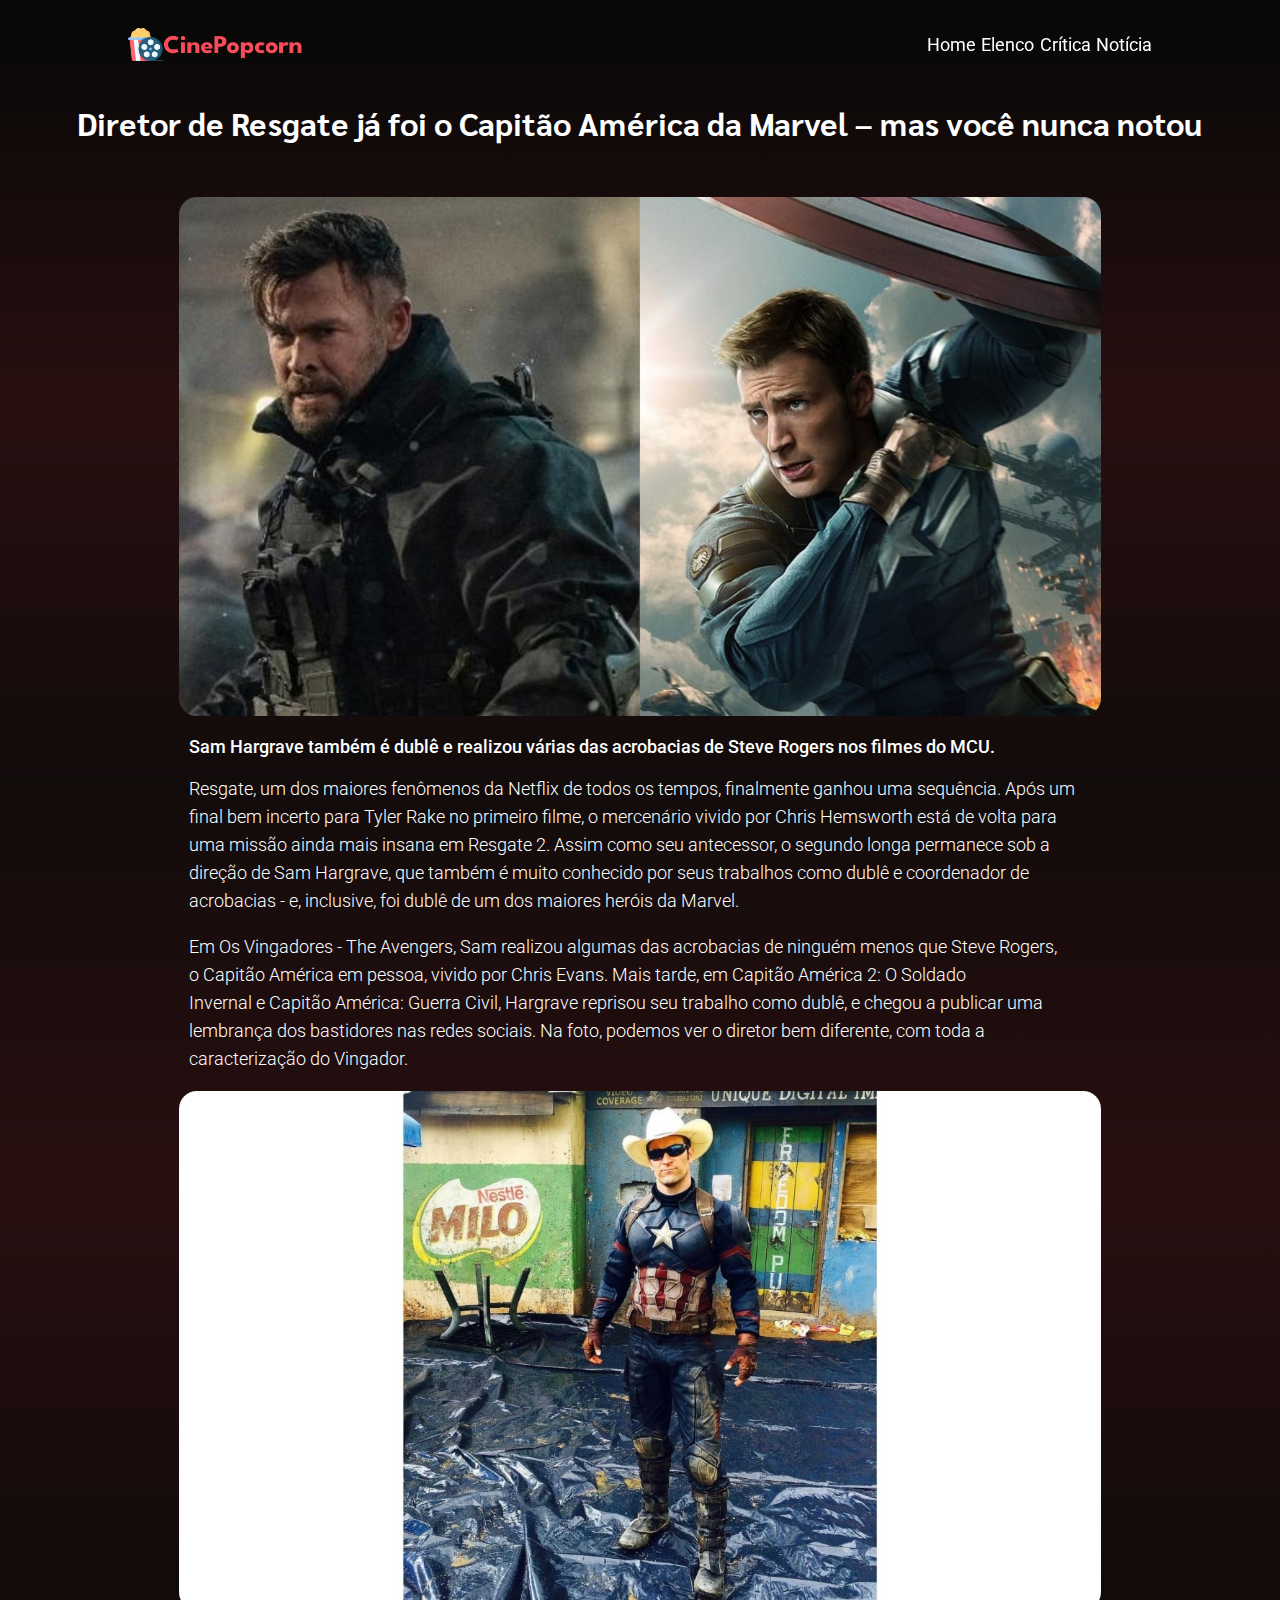
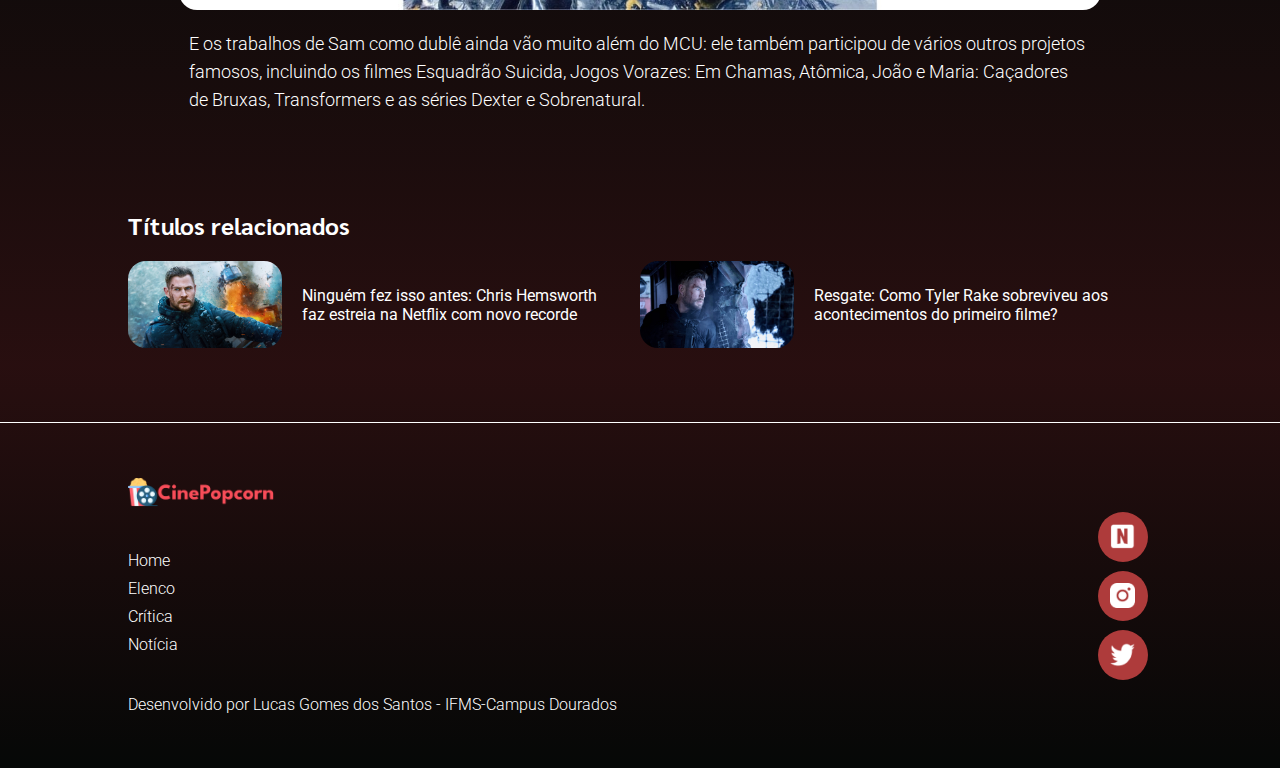
<file: noticia02.html>
<!DOCTYPE html>
<html lang="pt-br">

<head>
    <title>Resgate - Notícia</title>
    <link rel="icon" href="img/icon.png">
    <meta charset="UTF-8">
    <meta name="viewport" content="width=device-width, initial-scale=1.0">
    <link rel="stylesheet" type="text/css" href="css/style.css">
</head>

<body>

    <div class="background">

        <header>

            <nav>

                <div class="logo-site">
                    <img src="img/logo-site.png" alt="Logo do site">
                </div>

                <div class="menu">

                    <a href="index.html">Home</a>
                    <a href="elenco.html">Elenco</a>
                    <a href="critica.html">Crítica</a>
                    <a href="noticia.html">Notícia</a>

                </div>

            </nav>

        </header>

        <main>

            <section class="noticia-01">

                <div class="titulo-pagina">
                    <h1>Diretor de Resgate já foi o Capitão América da Marvel – mas você nunca notou</h1>
                </div>

                <div class="corpo-noticia">

                    <div class="corpo-noticia-img">
                        <img src="img/noticia02.png" alt="Banner da Notícia">
                    </div>

                    <div class="texto-noticia">

                        <p class="negrito">Sam Hargrave também é dublê e realizou várias das acrobacias de Steve Rogers
                            nos filmes do MCU.</p>

                        <p class="text">
                            Resgate, um dos maiores fenômenos da Netflix de todos os tempos, finalmente ganhou uma
                            sequência. Após um final bem incerto para Tyler Rake no primeiro filme, o mercenário vivido
                            por Chris Hemsworth está de volta para uma missão ainda mais insana em Resgate 2. Assim como
                            seu antecessor, o segundo longa permanece sob a direção de Sam Hargrave, que também é muito
                            conhecido por seus trabalhos como dublê e coordenador de acrobacias - e, inclusive, foi
                            dublê de um dos maiores heróis da Marvel.
                        </p>

                        <p class="text">
                            Em Os Vingadores - The Avengers, Sam realizou algumas das acrobacias de ninguém menos que Steve
                            Rogers, o Capitão América em pessoa, vivido por Chris Evans. Mais tarde, em Capitão América
                            2: O Soldado Invernal e Capitão América: Guerra Civil, Hargrave reprisou seu trabalho como dublê,
                            e chegou a publicar uma lembrança dos bastidores nas redes sociais. Na foto, podemos ver o
                            diretor bem diferente, com toda a caracterização do Vingador.
                        </p>

                    </div>

                    <div class="corpo-noticia-img">
                        <img src="img/subnoticia-02.jpg" alt="Imagem de Sam Hargrave vestido de Capitão América ">
                    </div>

                    <div class="texto-noticia">

                        <p class="text">
                            E os trabalhos de Sam como dublê ainda vão muito além do MCU: ele também participou de
                            vários outros projetos famosos, incluindo os filmes Esquadrão Suicida, Jogos Vorazes: Em
                            Chamas, Atômica, João e Maria: Caçadores de Bruxas, Transformers e as séries Dexter e Sobrenatural.
                        </p>

                    </div>

                </div>

                <div class="ultimas-noticias">

                    <h2>Títulos relacionados</h2>

                    <div class="fundo-ultimas-noticias">

                        <div class="ultima-item">
                            <img src="img/noticia03.jpg" alt="Banner Notícia">
                            <a href="noticia03.html">Ninguém fez isso antes: Chris Hemsworth faz estreia na Netflix com
                                novo recorde</a>
                        </div>

                        <div class="ultima-item">
                            <img src="img/noticia01.jpg" alt="Banner Notícia">
                            <a href="noticia01.html">Resgate: Como Tyler Rake sobreviveu aos acontecimentos do primeiro
                                filme?</a>
                        </div>

                    </div>

                </div>

            </section>

        </main>

        <footer>

            <div class="parte-01-footer">

                <div class="logo-site-footer">
                    <img src="img/logo-site.png" alt="Logo do site">
                </div>

                <div class="menu-footer">

                    <a href="index.html">Home </a>
                    <a href="elenco.html">Elenco </a>
                    <a href="critica.html">Crítica</a>
                    <a href="noticia.html">Notícia</a>

                </div>

                <p>Desenvolvido por Lucas Gomes dos Santos - IFMS-Campus Dourados</p>

            </div>

            <div class="parte-02-footer">

                <div class="icones-footer">
                    <a href="https://www.bing.com/ck/a?!&&p=8324c8c38d4db357JmltdHM9MTcxNjg1NDQwMCZpZ3VpZD0wODBlMjc2NC0zNWU5LTZlZDgtMTllYi0zMzNiMzQxMjZmYjMmaW5zaWQ9NTM5Mw&ptn=3&ver=2&hsh=3&fclid=080e2764-35e9-6ed8-19eb-333b34126fb3&psq=resgate+filme&u=a1aHR0cHM6Ly93d3cubmV0ZmxpeC5jb20vYnIvdGl0bGUvODAyMzAzOTk&ntb=1"
                        target="_blank">
                        <img src="img/netflix-icon.png" alt="Icone da Netflix">
                    </a>
                    <a href="https://www.bing.com/ck/a?!&&p=9a996eaaac53a44aJmltdHM9MTcxNjg1NDQwMCZpZ3VpZD0wODBlMjc2NC0zNWU5LTZlZDgtMTllYi0zMzNiMzQxMjZmYjMmaW5zaWQ9NTE5Ng&ptn=3&ver=2&hsh=3&fclid=080e2764-35e9-6ed8-19eb-333b34126fb3&psq=instagram+netflix&u=a1aHR0cHM6Ly93d3cuaW5zdGFncmFtLmNvbS9uZXRmbGl4YnJhc2lsLw&ntb=1"
                        target="_blank">
                        <img src="img/instagram-icon.png" alt="Icone do Instagram">
                    </a>
                    <a href="https://www.bing.com/ck/a?!&&p=2eff55264993f661JmltdHM9MTcxNjg1NDQwMCZpZ3VpZD0wODBlMjc2NC0zNWU5LTZlZDgtMTllYi0zMzNiMzQxMjZmYjMmaW5zaWQ9NTE5MQ&ptn=3&ver=2&hsh=3&fclid=080e2764-35e9-6ed8-19eb-333b34126fb3&psq=twitter+netflix&u=a1aHR0cHM6Ly90d2l0dGVyLmNvbS9OZXRmbGl4QnJhc2ls&ntb=1"
                        target="_blank">
                        <img src="img/twitter-icon.png" alt="Icone do Twitter">
                    </a>
                </div>

            </div>

        </footer>

    </div>

    <script type="text/javascript" src="js/menufixo.js"></script>

</body>
</file>
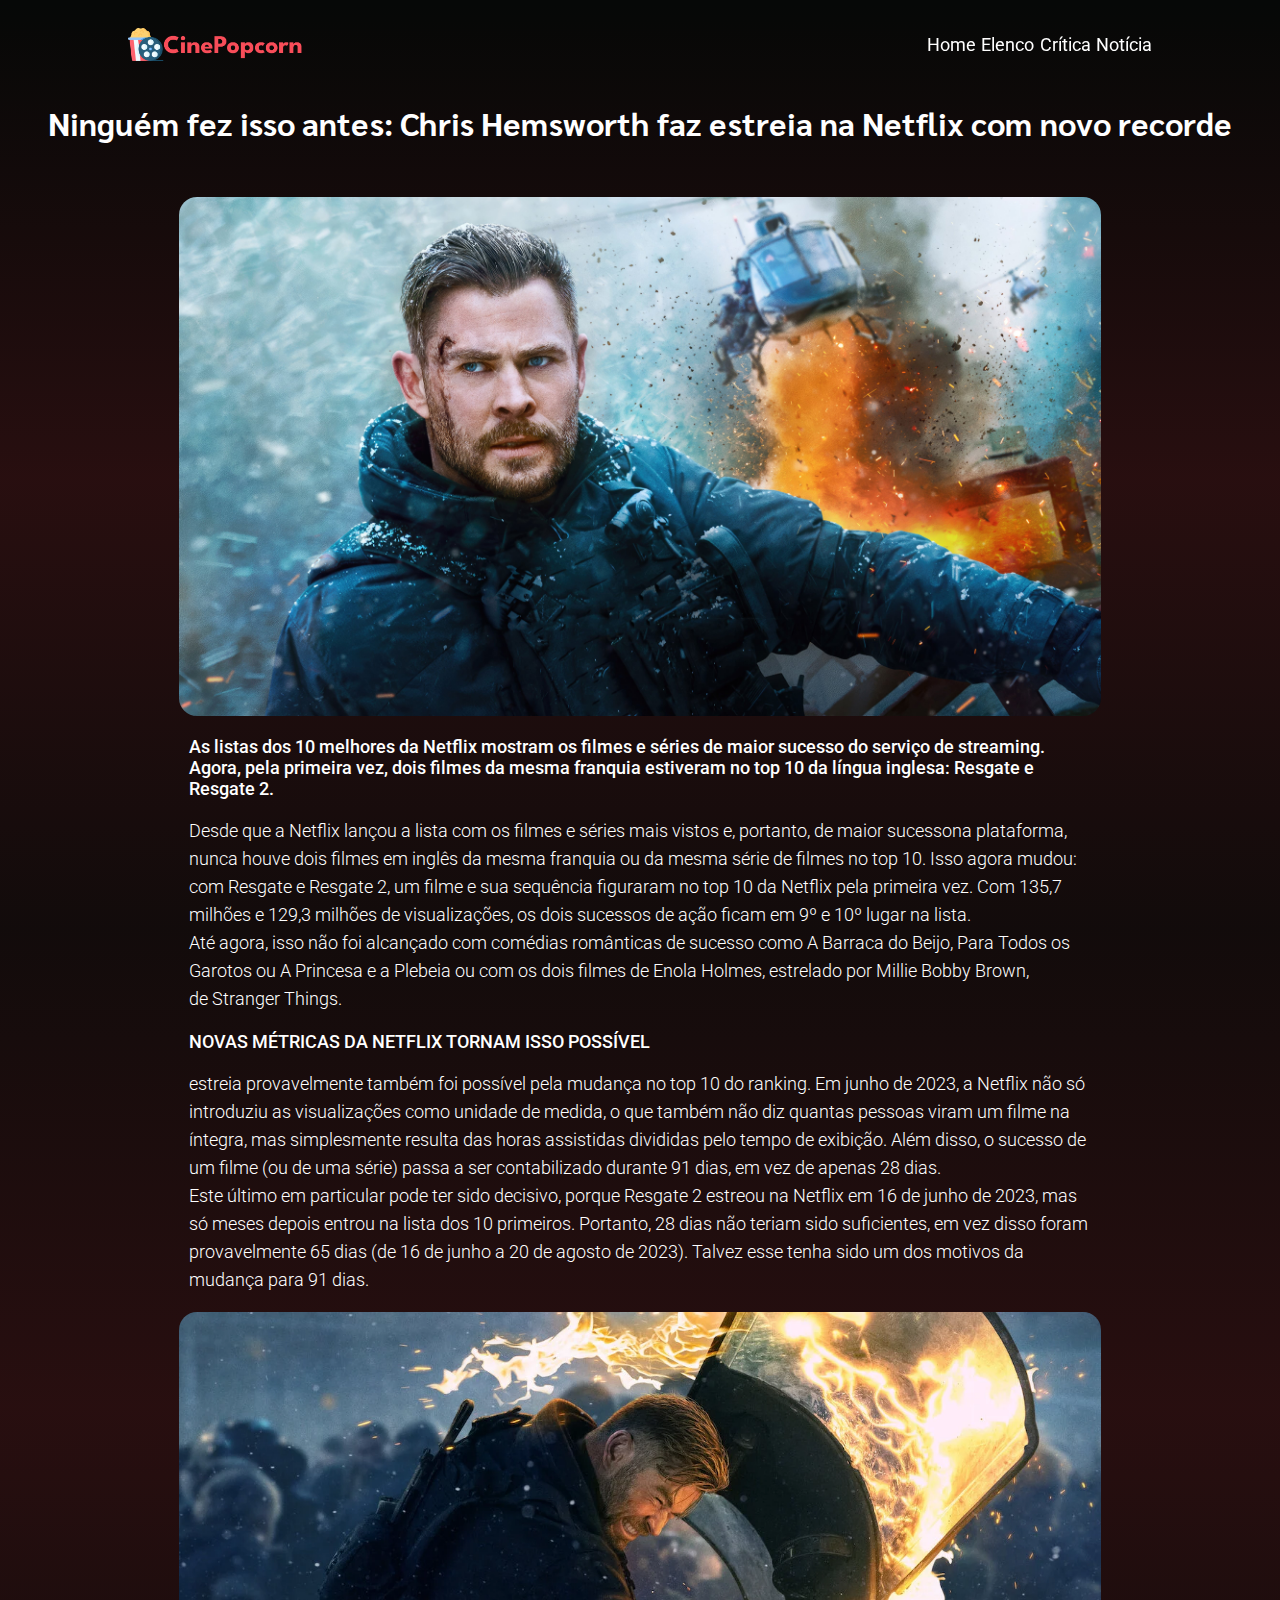
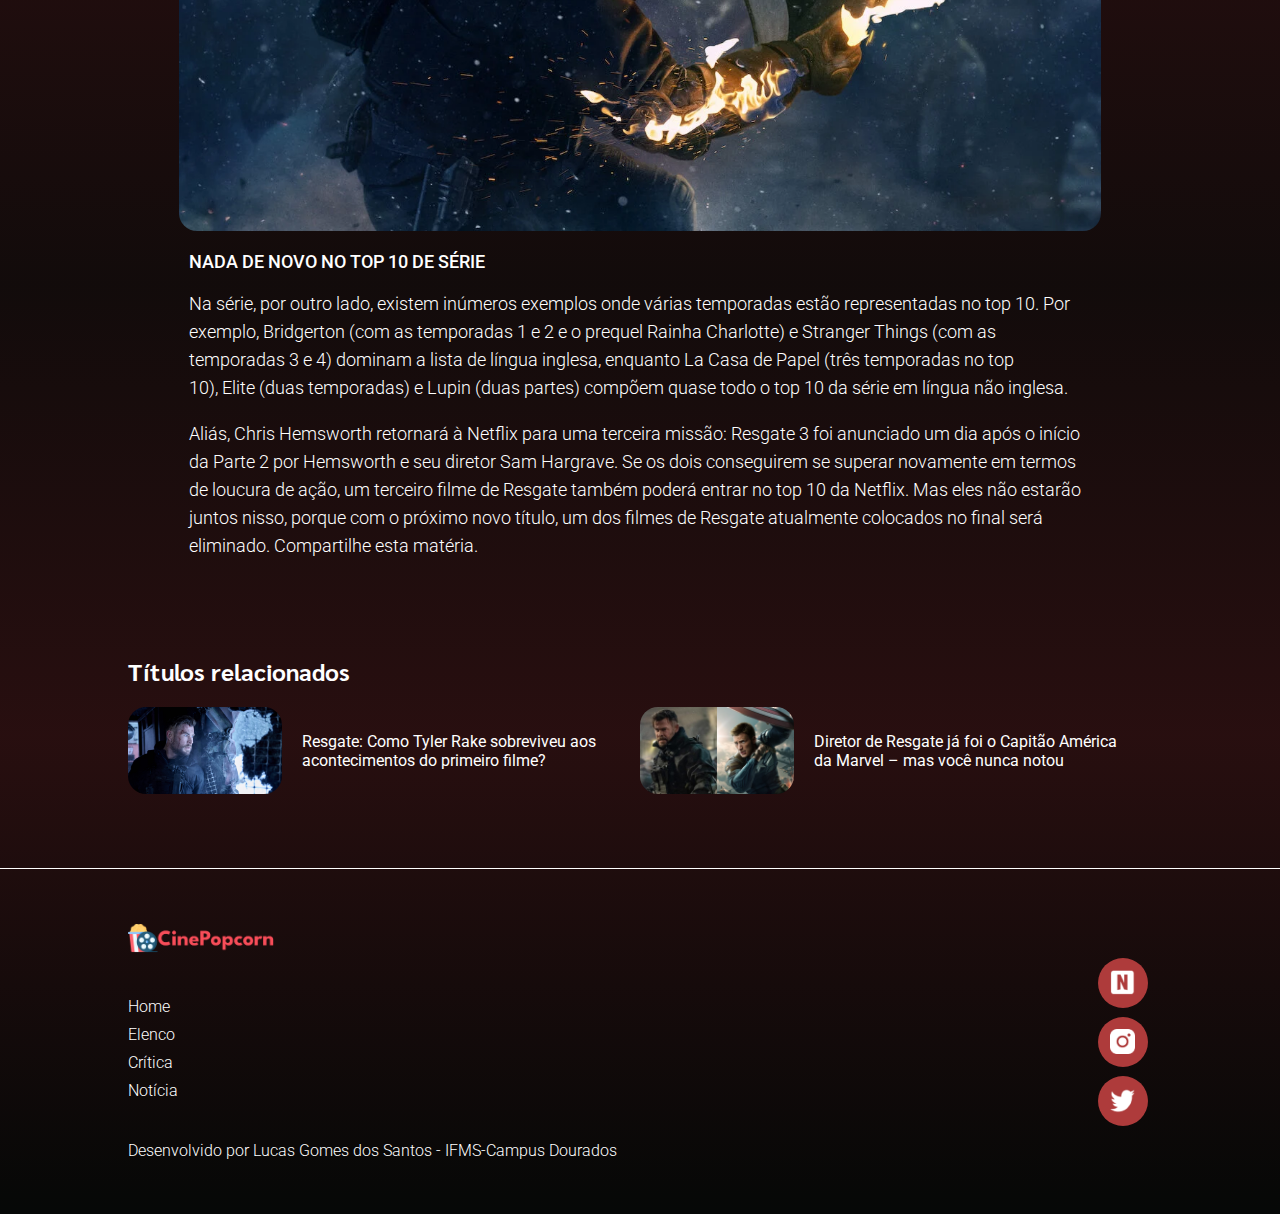
<file: noticia03.html>
<!DOCTYPE html>
<html lang="pt-br">

<head>
    <title>Resgate - Notícia</title>
    <link rel="icon" href="img/icon.png">
    <meta charset="UTF-8">
    <meta name="viewport" content="width=device-width, initial-scale=1.0">
    <link rel="stylesheet" type="text/css" href="css/style.css">
</head>

<body>

    <div class="background">

        <header>

            <nav>

                <div class="logo-site">
                    <img src="img/logo-site.png" alt="Logo do site">
                </div>

                <div class="menu">

                    <a href="index.html">Home</a>
                    <a href="elenco.html">Elenco</a>
                    <a href="critica.html">Crítica</a>
                    <a href="noticia.html">Notícia</a>

                </div>

            </nav>

        </header>

        <main>

            <section class="noticia-01">

                <div class="titulo-pagina">
                    <h1>Ninguém fez isso antes: Chris Hemsworth faz estreia na Netflix com novo recorde</h1>
                </div>

                <div class="corpo-noticia">

                    <div class="corpo-noticia-img">
                        <img src="img/noticia03.jpg" alt="Banner da Notícia">
                    </div>

                    <div class="texto-noticia">

                        <p class="negrito">
                            As listas dos 10 melhores da Netflix mostram os filmes e séries de maior sucesso do serviço
                            de streaming. Agora, pela primeira vez, dois filmes da mesma franquia estiveram no top 10 da
                            língua inglesa: Resgate e Resgate 2.
                        </p>

                        <p class="text">
                            Desde que a Netflix lançou a lista com os filmes e séries mais vistos e, portanto, de maior
                            sucessona plataforma, nunca houve dois filmes em inglês da mesma franquia ou da mesma série
                            de filmes no top 10. Isso agora mudou: com Resgate e Resgate 2, um filme e sua sequência
                            figuraram no top 10 da Netflix pela primeira vez. Com 135,7 milhões e 129,3 milhões de visualizações,
                            os dois sucessos de ação ficam em 9º e 10º lugar na lista. <br>
                            Até agora, isso não foi alcançado com comédias românticas de sucesso como A Barraca do
                            Beijo, Para Todos os Garotos ou A Princesa e a Plebeia ou com os dois filmes de Enola
                            Holmes, estrelado por Millie Bobby Brown, de Stranger Things.
                        </p>

                        <p class="negrito">NOVAS MÉTRICAS DA NETFLIX TORNAM ISSO POSSÍVEL</p>

                        <p class="text">
                            estreia provavelmente também foi possível pela mudança no top 10 do ranking. Em junho de
                            2023, a Netflix não só introduziu as visualizações como unidade de medida, o que também não diz
                            quantas pessoas viram um filme na íntegra, mas simplesmente resulta das horas assistidas
                            divididas pelo tempo de exibição. Além disso, o sucesso de um filme (ou de uma série) passa
                            a ser contabilizado durante 91 dias, em vez de apenas 28 dias. <br>
                            Este último em particular pode ter sido decisivo, porque Resgate 2 estreou na Netflix em 16
                            de junho de 2023, mas só meses depois entrou na lista dos 10 primeiros. Portanto, 28 dias não
                            teriam sido suficientes, em vez disso foram provavelmente 65 dias (de 16 de junho a 20 de
                            agosto de 2023). Talvez esse tenha sido um dos motivos da mudança para 91 dias.
                        </p>

                    </div>

                    <div class="corpo-noticia-img">
                        <img src="img/subnoticia-03.png" alt="Imagem do personagem Tyler Rake em cena do filme ">
                    </div>

                    <div class="texto-noticia">

                        <p class="negrito">NADA DE NOVO NO TOP 10 DE SÉRIE</p>

                        <p class="text">
                            Na série, por outro lado, existem inúmeros exemplos onde várias temporadas estão representadas
                        no top 10. Por exemplo, Bridgerton (com as temporadas 1 e 2 e o prequel Rainha Charlotte)
                        e Stranger Things (com as temporadas 3 e 4) dominam a lista de língua inglesa, enquanto La Casa
                        de Papel (três temporadas no top 10), Elite (duas temporadas) e Lupin (duas partes) compõem
                        quase todo o top 10 da série em língua não inglesa.
                        </p>

                        <p class="text">
                            Aliás, Chris Hemsworth retornará à Netflix para uma terceira missão: Resgate 3 foi anunciado um
                        dia após o início da Parte 2 por Hemsworth e seu diretor Sam Hargrave. Se os dois conseguirem se
                        superar novamente em termos de loucura de ação, um terceiro filme de Resgate também poderá
                        entrar no top 10 da Netflix. Mas eles não estarão juntos nisso, porque com o próximo novo
                        título, um dos filmes de Resgate atualmente colocados no final será eliminado.
                        Compartilhe esta matéria.
                        </p>

                    </div>

                </div>

                <div class="ultimas-noticias">

                    <h2>Títulos relacionados</h2>

                    <div class="fundo-ultimas-noticias">

                        <div class="ultima-item">
                            <img src="img/noticia01.jpg" alt="Banner Notícia">
                            <a href="noticia01.html">Resgate: Como Tyler Rake sobreviveu aos acontecimentos do primeiro
                                filme?</a>
                        </div>

                        <div class="ultima-item">
                            <img src="img/noticia02.png" alt="Banner Notícia">
                            <a href="noticia02.html">Diretor de Resgate já foi o Capitão América da Marvel – mas você
                                nunca notou</a>
                        </div>

                    </div>

                </div>

            </section>

        </main>

        <footer>

            <div class="parte-01-footer">

                <div class="logo-site-footer">
                    <img src="img/logo-site.png" alt="Logo do site">
                </div>

                <div class="menu-footer">

                    <a href="index.html">Home </a>
                    <a href="elenco.html">Elenco </a>
                    <a href="critica.html">Crítica</a>
                    <a href="noticia.html">Notícia</a>

                </div>

                <p>Desenvolvido por Lucas Gomes dos Santos - IFMS-Campus Dourados</p>

            </div>

            <div class="parte-02-footer">

                <div class="icones-footer">
                    <a href="https://www.bing.com/ck/a?!&&p=8324c8c38d4db357JmltdHM9MTcxNjg1NDQwMCZpZ3VpZD0wODBlMjc2NC0zNWU5LTZlZDgtMTllYi0zMzNiMzQxMjZmYjMmaW5zaWQ9NTM5Mw&ptn=3&ver=2&hsh=3&fclid=080e2764-35e9-6ed8-19eb-333b34126fb3&psq=resgate+filme&u=a1aHR0cHM6Ly93d3cubmV0ZmxpeC5jb20vYnIvdGl0bGUvODAyMzAzOTk&ntb=1"
                        target="_blank">
                        <img src="img/netflix-icon.png" alt="Icone da Netflix">
                    </a>
                    <a href="https://www.bing.com/ck/a?!&&p=9a996eaaac53a44aJmltdHM9MTcxNjg1NDQwMCZpZ3VpZD0wODBlMjc2NC0zNWU5LTZlZDgtMTllYi0zMzNiMzQxMjZmYjMmaW5zaWQ9NTE5Ng&ptn=3&ver=2&hsh=3&fclid=080e2764-35e9-6ed8-19eb-333b34126fb3&psq=instagram+netflix&u=a1aHR0cHM6Ly93d3cuaW5zdGFncmFtLmNvbS9uZXRmbGl4YnJhc2lsLw&ntb=1"
                        target="_blank">
                        <img src="img/instagram-icon.png" alt="Icone do Instagram">
                    </a>
                    <a href="https://www.bing.com/ck/a?!&&p=2eff55264993f661JmltdHM9MTcxNjg1NDQwMCZpZ3VpZD0wODBlMjc2NC0zNWU5LTZlZDgtMTllYi0zMzNiMzQxMjZmYjMmaW5zaWQ9NTE5MQ&ptn=3&ver=2&hsh=3&fclid=080e2764-35e9-6ed8-19eb-333b34126fb3&psq=twitter+netflix&u=a1aHR0cHM6Ly90d2l0dGVyLmNvbS9OZXRmbGl4QnJhc2ls&ntb=1"
                        target="_blank">
                        <img src="img/twitter-icon.png" alt="Icone do Twitter">
                    </a>
                </div>

            </div>

        </footer>

    </div>

    <script type="text/javascript" src="js/menufixo.js"></script>

</body>
</file>
<file: css/style.css>
@import url('https://fonts.googleapis.com/css2?family=Roboto:ital,wght@0,100;0,300;0,400;0,500;0,700;0,900;1,100;1,300;1,400;1,500;1,700;1,900&family=Sarabun:ital,wght@0,100;0,200;0,300;0,400;0,500;0,600;0,700;0,800;1,100;1,200;1,300;1,400;1,500;1,600;1,700;1,800&display=swap');

* {
    margin: 0;
    padding: 0;
    box-sizing: border-box;
    text-decoration: none;
}

body {
    width: 100%;
    background-color: #060807;
    display: flex;
}

.background {
    width: 100%;
    background: linear-gradient(180deg, rgba(0, 0, 0, 5%) 0%, rgba(235, 52, 65, 15%) 17%, rgba(124, 39, 45, 10%) 33%, rgba(235, 52, 65, 15%) 50%, rgba(124, 39, 45, 10%) 67%, rgba(235, 52, 65, 15%) 83%, rgba(0, 0, 0, 5%) 100%);
    display: flex;
    flex-wrap: wrap;
    justify-content: center;
}

.background-02 {
    width: 100%;
    display: flex;
    flex-wrap: wrap;
    justify-content: center;
}

.background-03 {
    width: 100%;
    background: linear-gradient(180deg, rgba(0, 0, 0, 0%) 0%, rgba(0, 0, 0, 0%) 5%, rgba(235, 52, 65, 15%) 17%, rgba(59, 47, 47, 10%) 33%, rgba(235, 52, 65, 15%) 50%, rgba(153, 34, 42, 10%) 67%, rgba(181, 42, 51, 0.2) 83%, rgba(255, 255, 255, 0%) 95%);
    display: flex;
    flex-wrap: wrap;
    justify-content: center;
}

/* ---------------- HOME - LANDING PAGE ---------------- */

/* HEADER */

header {
    width: 100%;
    display: flex;
    justify-content: center;
    position: fixed;
    z-index: 10;
    top: 0;
    left: 0;
    transition: background-color 0.3s;
}

.fixo {
    background-color: rgba(0, 0, 0, 0.381);
    box-shadow: 0px 2px 10px black;
    transition: background-color 0.3s;
    backdrop-filter: blur(10px);
}

nav {
    width: 80%;
    display: flex;
    margin: 3vh 0;
    justify-content: space-between;
}

.logo-site {
    width: 18%;
    display: flex;
}

.logo-site img {
    width: 100%;
}

.menu {
    width: 22%;
    display: flex;
    justify-content: space-between;
    align-items: center;
}

.menu a {
    color: #ffffff;
    font-family: "Roboto", sans-serif;
    font-weight: 400;
    font-size: 18px;
}

.menu a:hover {
    color: #ae3b3b;
}

/* BANNER PRINCIPAL */

main {
    width: 100%;
    display: flex;
    justify-content: center;
    flex-wrap: wrap;
    margin-bottom: 6vh;
}

.banner {
    width: 100%;
    height: 100vh;
    background-image: url('../img/banner.jpg');
    background-size: cover;
    display: flex;
    position: relative;
    justify-content: center;
    flex-wrap: wrap;
}

.banner::before {
    position: absolute;
    content: " ";
    top: 0;
    left: 0;
    right: 0;
    bottom: 0;
    width: 100%;
    height: 100%;
    background: linear-gradient(180deg, rgba(7, 8, 8, 80%) 0%, rgba(7, 8, 8, 20%) 50%, rgba(7, 8, 8, 100%) 100%);
}

.container-banner-info {
    width: 80%;
    display: flex;
    position: absolute;
    top: 50%;
}

.banner-info {
    width: 50%;
    display: flex;
    flex-direction: column;
}

.logo-filme-img {
    width: 70%;
    display: flex;
    margin: 1vh 0;
}

.logo-filme-img img {
    width: 100%;
    height: 100%;
    object-fit: cover;
}

.sinopse {
    width: 90%;
    display: flex;
    margin: 1vh 0;
}

.sinopse p {
    width: 100%;
    color: #ffffff;
    font-family: "Roboto", sans-serif;
    font-weight: 300;
    line-height: 22px;
}

.categorias {
    width: 44%;
    display: flex;
    justify-content: space-between;
    margin: 1vh 0;
}

.categorias p {
    background-color: #5a5b5c;
    padding: 0.4vh 1vh;
    color: #ffffff;
    font-family: "Roboto", sans-serif;
    font-weight: 400;
}

.categorias p span {
    color: yellow;
}

.trailer {
    width: 30%;
    display: flex;
    margin: 1vh 0;
}

.trailer a {
    width: 100%;
    display: flex;
    justify-content: space-between;
    align-items: center;
    font-weight: 100;
}

.trailer a img {
    width: 26%;
}

.trailer a p {
    color: #ffffff;
    font-family: "Roboto", sans-serif;
    font-weight: 400;
}

.trailer a p:hover {
    color: #A5A6A7;
    cursor: pointer;
}

/* SECTION DIRETOR - HOME */

.section-diretor {
    width: 80%;
    display: flex;
    justify-content: center;
    margin: 5% 0;
}

.fundo-aba-diretor {
    width: 100%;
    display: flex;
    justify-content: center;
}

.diretor-img {
    width: 50%;
    display: flex;
    justify-content: center;
    align-items: center;
}

.diretor-img img {
    width: 70%;
    height: 80%;
    object-fit: cover;
    border-radius: 2vh;
}

.diretor-item-conteudo {
    width: 50%;
    display: flex;
    flex-direction: column;
    justify-content: center;
    align-items: center;
}

.premios-diretor {
    width: 75%;
    display: flex;
    justify-content: space-evenly;
    margin-top: 1vh;
}

.premio-item {
    width: 45%;
    display: flex;
    flex-direction: column;
    align-items: center;
    margin: 1vh 0;
    gap: 10px;
}

.premio-item img {
    width: 45%;
}

.premio-item p {
    width: 100%;
    color: #ffffff;
    font-family: "Roboto", sans-serif;
    font-weight: 300;
    text-align: center;
}

/* SECTION PRODUÇÃO - HOME */

.producao {
    width: 100%;
    display: flex;
    justify-content: center;
    margin-bottom: 6%;
}

.fundo-aba-producao {
    width: 80%;
    display: flex;
    justify-content: center;
    gap: 4%;
    flex-wrap: wrap;
}

.producao-item {
    width: 22%;
    display: flex;
    flex-direction: column;
    align-items: center;
    justify-content: center;
}

.producao-item-img {
    width: 100%;
    display: flex;
}

.producao-item-img img {
    width: 100%;
    border-radius: 2vh;
    object-fit: cover;
}

.producao-item-texto h2 {
    color: #ffffff;
    font-family: "Roboto", sans-serif;
    text-align: center;
    font-weight: 400;
    margin-top: 6%;
}

.producao-item-texto h3 {
    color: #A5A6A7;
    font-family: "Roboto", sans-serif;
    font-weight: 300;
    text-align: center;
    margin-top: 2%;
}

/* SECTION ELENCO - HOME */

.aba-elenco {
    width: 100%;
    display: flex;
    justify-content: center;
    margin-bottom: 6%;
}

.fundo-aba-elenco {
    width: 80%;
    display: flex;
    border-radius: 2vh;
    border: 3px solid rgb(122, 117, 117);
}

.aba-elenco-texto {
    width: 30%;
    display: flex;
    flex-direction: column;
    justify-content: space-between;
    margin-top: 8%;
    margin-bottom: 8%;
    margin-left: 6%;
}

.aba-elenco-titulo {
    margin-top: 40%;
}

.aba-elenco-titulo h1 {
    color: #ffffff;
    font-family: "Sarabun", sans-serif;
    font-size: 34px;
    letter-spacing: 6px;
}

.aba-elenco-titulo hr {
    color: #ffffff;
    width: 50%;
    margin: 1% 0;
}

.aba-elenco-titulo h2 {
    color: #A5A6A7;
    font-family: "Roboto", sans-serif;
    letter-spacing: 6px;
    font-weight: 300;
}

.aba-elenco-veja-mais a {
    width: 34%;
    color: #ffffff;
    font-family: "Sarabun", sans-serif;
    font-weight: 500;
    padding: 0 6px;
    font-size: 22px;
    border-bottom: #ae3b3b solid 4px;
    text-align: center;
}

.aba-elenco-veja-mais a:hover {
    color: #A5A6A7;
}

.aba-elenco-img {
    width: 70%;
    display: flex;
    flex-wrap: wrap;
    justify-content: space-between;
    padding: 3%;
    gap: 20px;
}

.aba-elenco-item {
    width: 22%;
    display: flex;
    flex-direction: column;
}

.elenco-img-item {
    width: 100%;
    height: 30vh;
    display: flex;
}

.elenco-img-item img {
    width: 100%;
    height: 100%;
    object-fit: cover;
    border-radius: 2vh;
}

.img-item-texto {
    display: flex;
    flex-direction: column;
    text-align: center;
    margin-top: 4%;
}

.img-item-texto a {
    color: #ffffff;
    font-family: "Roboto", sans-serif;
    font-size: 16px;
    font-weight: 400;
}

.img-item-texto a:hover {
    color: #A5A6A7;
}

.img-item-texto h4 {
    color: #A5A6A7;
    font-weight: 300;
    font-family: "Roboto", sans-serif;
}

/* SECTION CRÍTICA - HOME */

.titulo-pagina p {
    color: #A5A6A7;
    font-weight: 300;
    font-family: "Roboto", sans-serif;
    margin-top: 1%;
    font-size: 22px;
}

.aba-critica {
    width: 100%;
    display: flex;
    flex-wrap: wrap;
    justify-content: center;
    margin-bottom: 6%;
}

.fundo-critica-conteudo {
    width: 80%;
    display: flex;
    justify-content: space-between;
}

.critica-conteudo-elemento {
    width: 30%;
    display: flex;
    flex-direction: column;
}

.critica-conteudo-img {
    width: 100%;
    height: 30vh;
    display: flex;
}

.critica-conteudo-img img {
    width: 100%;
    height: 100%;
    object-fit: cover;
    border-radius: 2vh;
}

.critica-conteudo-texto {
    width: 100%;
    display: flex;
    flex-direction: column;
    margin-top: 4%;
    margin-left: 4%;
    gap: 30px;
}

.critica-conteudo-texto h3 {
    height: 5vh;
    color: #ffffff;
    font-family: "Roboto", sans-serif;
    font-weight: 400;
}

.critica-conteudo-texto a {
    width: 34%;
    color: #ffffff;
    background: linear-gradient(90deg, rgba(248, 77, 89, 20%) 24%, #922D34 100%);
    font-family: "Roboto", sans-serif;
    font-weight: 300;
    border-radius: 10vh;
    text-align: center;
    padding: 10px 20px;
}

.critica-conteudo-texto a:hover {
    color: #A5A6A7;
}

/* SECTION NOTÍCIA - HOME */

.aba-noticia {
    width: 100%;
    display: flex;
    justify-content: center;
}

.fundo-aba-noticia {
    width: 80%;
    display: flex;
}

.quadro-esquerdo {
    width: 50%;
    display: flex;
    flex-direction: column;
    justify-content: space-between;
}

.noticia-home {
    width: 85%;
    display: flex;
    flex-direction: column;
}

.noticia-home-img {
    width: 100%;
    display: flex;
}

.noticia-home-img img {
    width: 100%;
    object-fit: cover;
    border-radius: 2vh;
}

.noticia-home-titulo {
    width: 100%;
    display: flex;
    margin-bottom: 12%;
}

.noticia-home-titulo a {
    color: #ffffff;
    font-family: "Roboto", sans-serif;
    font-weight: 400;
    font-size: 20px;
    padding: 10px 20px;
}

.noticia-home-titulo a:hover {
    color: #A5A6A7;
}

.quadro-direito {
    width: 50%;
    display: flex;
    flex-direction: column;
    align-items: flex-end;
    justify-content: space-between;
}

.fundo-aba-noticia-titulo {
    width: 85%;
    display: flex;
    margin-top: 20%;
}

.aba-noticia-titulo h1 {
    color: #ffffff;
    font-family: "Sarabun", sans-serif;
    font-size: 34px;
    letter-spacing: 6px;
}

.aba-noticia-titulo hr {
    color: #ffffff;
    width: 50%;
    margin: 1% 0;
}

.aba-noticia-titulo h2 {
    color: #A5A6A7;
    font-family: "Roboto", sans-serif;
    letter-spacing: 6px;
    font-weight: 300;
}

.fundo-aba-elenco-mais {
    display: flex;
    justify-content: flex-end;
}

/* FOOTER */

footer {
    width: 100%;
    display: flex;
    justify-content: center;
    border-top: #ffffff solid 1px;
    padding: 6vh 0;
}

.parte-01-footer {
    width: 60%;
    display: flex;
    flex-wrap: wrap;
}

.logo-site-footer {
    width: 20%;
}

.logo-site-footer img {
    width: 100%;
    object-fit: cover;
}

.menu-footer {
    width: 100%;
    display: flex;
    flex-direction: column;
    margin: 4vh 0;
}

.menu-footer a {
    color: #ffffff;
    font-family: "Roboto", sans-serif;
    font-weight: 300;
    margin: 0.5vh 0;
}

.menu-footer a:hover {
    color: #ae3b3b;
}

.parte-01-footer p {
    width: 100%;
    color: #ffffff;
    font-family: "Roboto", sans-serif;
    font-weight: 300;
}

.parte-02-footer {
    width: 20%;
    display: flex;
    justify-content: flex-end;
}

.icones-footer {
    height: 100%;
    display: flex;
    flex-wrap: wrap;
    flex-direction: column;
    justify-content: center;
}

.icones-footer a {
    width: 50px;
    height: 50px;
    display: flex;
    align-items: center;
    justify-content: center;
    background-color: #ae3b3b;
    margin: 0.5vh;
    border-radius: 50%;
}

.icones-footer a img {
    width: 50%;
}

.icones-footer a:hover {
    background-color: #A5A6A7;
}

/* ---------------- PÁGINA ELENCO ---------------- */

.pagina-elenco {
    width: 100%;
    display: flex;
    flex-wrap: wrap;
    justify-content: center;
    margin: 8% 0;
}

.container-elenco {
    width: 100%;
    display: flex;
    flex-wrap: wrap;
}

.elenco-item {
    width: 100%;
    display: flex;
    justify-content: space-between;
}

.elenco-item-img {
    width: 40%;
    display: flex;
    justify-content: flex-end;
    background-color: #ab131d6d;
    border-top-right-radius: 2vh;
    border-bottom-right-radius: 2vh;
    padding: 2vh;
}

.elenco-item-img-02 {
    width: 40%;
    display: flex;
    background-color: #ab131d6d;
    border-top-left-radius: 2vh;
    border-bottom-left-radius: 2vh;
    padding: 2vh;
}

.elenco-item-img img,
.elenco-item-img-02 img {
    width: 50%;
    object-fit: cover;
    border-radius: 2vh;
}

.elenco-item-conteudo {
    width: 40%;
    display: flex;
    flex-direction: column;
    justify-content: center;
}

.elenco-item-conteudo-02 {
    width: 40%;
    display: flex;
    flex-direction: column;
    justify-content: center;
    align-items: flex-end;
}

.elenco-item-subtitulo {
    width: 75%;
    display: flex;
    justify-content: space-between;
    margin: 1vh 0;
}

.elenco-item-subtitulo h3 {
    color: #A5A6A7;
    font-family: "Roboto", sans-serif;
    letter-spacing: 2px;
    font-size: 16px;
    font-weight: 400;
}

.elenco-item-subtitulo .linha {
    width: 55%;
    display: flex;
    align-items: center;
}

.elenco-item-subtitulo hr {
    width: 100%;
    border: #ffffff solid 1px;
}

.elenco-item-titulo {
    width: 75%;
    display: flex;
    margin: 1vh 0;
}

.elenco-item-titulo h2 {
    color: #ffffff;
    font-family: "Sarabun", sans-serif;
}

.elenco-item-texto {
    width: 75%;
    display: flex;
    margin: 1vh 0;
}

.elenco-item-texto p {
    color: #A5A6A7;
    font-family: "Roboto", sans-serif;
    font-weight: 300;
    line-height: 24px;
}

/* ---------------- PÁGINA CRÍTICA ---------------- */

.pagina-criticas {
    width: 100%;
    display: flex;
    flex-wrap: wrap;
    justify-content: center;
    margin-top: 8%;
}

.container-critica {
    width: 80%;
    display: flex;
    justify-content: center;
    flex-wrap: wrap;
}

.critica-item {
    width: 100%;
    display: flex;
    flex-wrap: wrap;
    justify-content: space-around;
    margin-bottom: 10vh;
}

.critica-item-titulo {
    width: 100%;
    display: flex;
    justify-content: center;
    margin-bottom: 6vh;
}

.critica-item-titulo h2 {
    color: #ffffff;
    font-family: "Roboto", sans-serif;
    font-weight: 400;
}

.critica-item-img {
    width: 44%;
}

.critica-item-img img {
    width: 100%;
    height: 100%;
    object-fit: cover;
    border-radius: 2vh;
}

.critica-item-conteudo {
    width: 44%;
}

.critica-item-conteudo p {
    color: #A5A6A7;
    line-height: 24px;
    font-family: "Roboto", sans-serif;
    font-weight: 300;
    padding: 1.5vh 0;
}

/* ---------------- PÁGINA NOTÍCIA ---------------- */

.pagina-noticias {
    width: 80%;
    display: flex;
    justify-content: center;
    flex-wrap: wrap;
    margin-top: 8%;
}

.titulo-pagina {
    width: 100%;
    display: flex;
    justify-content: center;
    flex-wrap: wrap;
    margin-bottom: 6vh;
}

.titulo-pagina h1 {
    width: 100%;
    text-align: center;
    color: #ffffff;
    font-family: "Sarabun", sans-serif;
    font-size: 32px;
}

.container-noticia {
    width: 100%;
    display: flex;
    flex-wrap: wrap;
    justify-content: space-evenly;
}

.noticia-item {
    width: 45%;
    display: flex;
    justify-content: center;
    flex-wrap: wrap;
    margin-bottom: 4vh;
}

.img-noticia-item {
    width: 100%;
}

.img-noticia-item img {
    width: 100%;
    border-radius: 2vh;
    overflow: hidden;
    object-fit: cover;
}

.titulo-noticia-item {
    width: 100%;
    height: 8vh;
    display: flex;
    margin: 1vh 0;
}

.titulo-noticia-item a {
    color: #ffffff;
    font-family: "Roboto", sans-serif;
    font-weight: 400;
    font-size: 20px;
    padding: 1vh 2vh;
}

.titulo-noticia-item a:hover {
    color: #A5A6A7;
}

/* ---------------- PÁGINA NOTÍCIA LEITURA - 01,02,03 ---------------- */

.noticia-01 {
    width: 100%;
    display: flex;
    margin-top: 8%;
    justify-content: center;
    flex-wrap: wrap;
}

.corpo-noticia {
    width: 80%;
    display: flex;
    justify-content: center;
    flex-wrap: wrap;
    margin-bottom: 6%;
}

.corpo-noticia-img {
    width: 90%;
    display: flex;
    margin-bottom: 2%;
}

.corpo-noticia-img img {
    width: 100%;
    object-fit: cover;
    border-radius: 2vh;
}

.texto-noticia {
    width: 88%;
    display: flex;
    flex-wrap: wrap;
}

.text {
    width: 100%;
    color: #ffffff;
    font-family: "Roboto", sans-serif;
    font-weight: 300;
    line-height: 28px;
    margin-bottom: 2%;
    font-size: 18px;
}

.negrito {
    width: 100%;
    color: #ffffff;
    font-family: "Roboto", sans-serif;
    font-weight: 500;
    margin-bottom: 2%;
    font-size: 18px;
}

.ultimas-noticias {
    width: 80%;
    display: flex;
    flex-direction: column;
}

.ultimas-noticias h2 {
    color: #ffffff;
    font-family: "Sarabun", sans-serif;
}

.fundo-ultimas-noticias {
    width: 100%;
    display: flex;
    justify-content: space-between;
    margin: 2% 0;
}

.ultima-item {
    width: 50%;
    display: flex;
    justify-content: space-between;
    align-items: center;
}

.ultima-item img {
    width: 30%;
    object-fit: cover;
    border-radius: 2vh;
}

.ultima-item a {
    width: 70%;
    color: #ffffff;
    font-family: "Roboto", sans-serif;
    font-weight: 400;
    padding: 0 4%;
}

.ultima-item a:hover {
    color: #A5A6A7;
}
</file>
